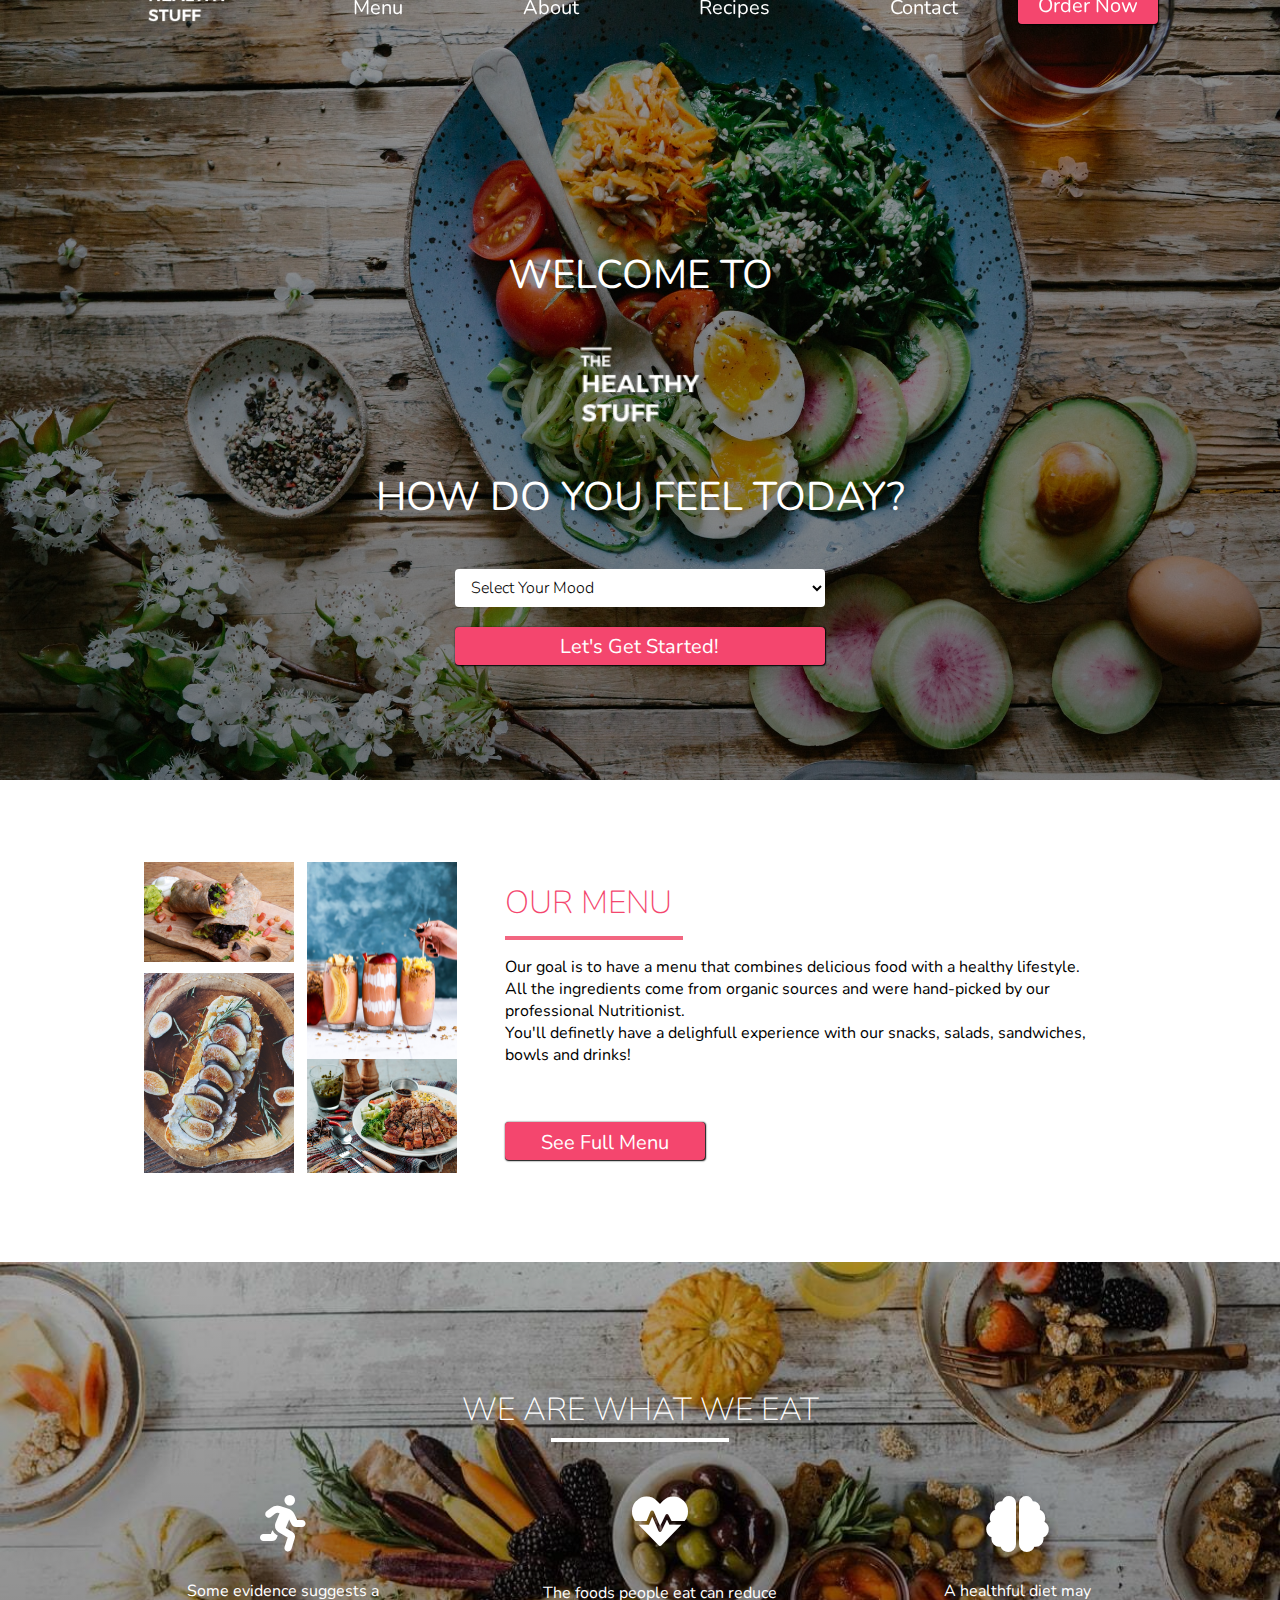
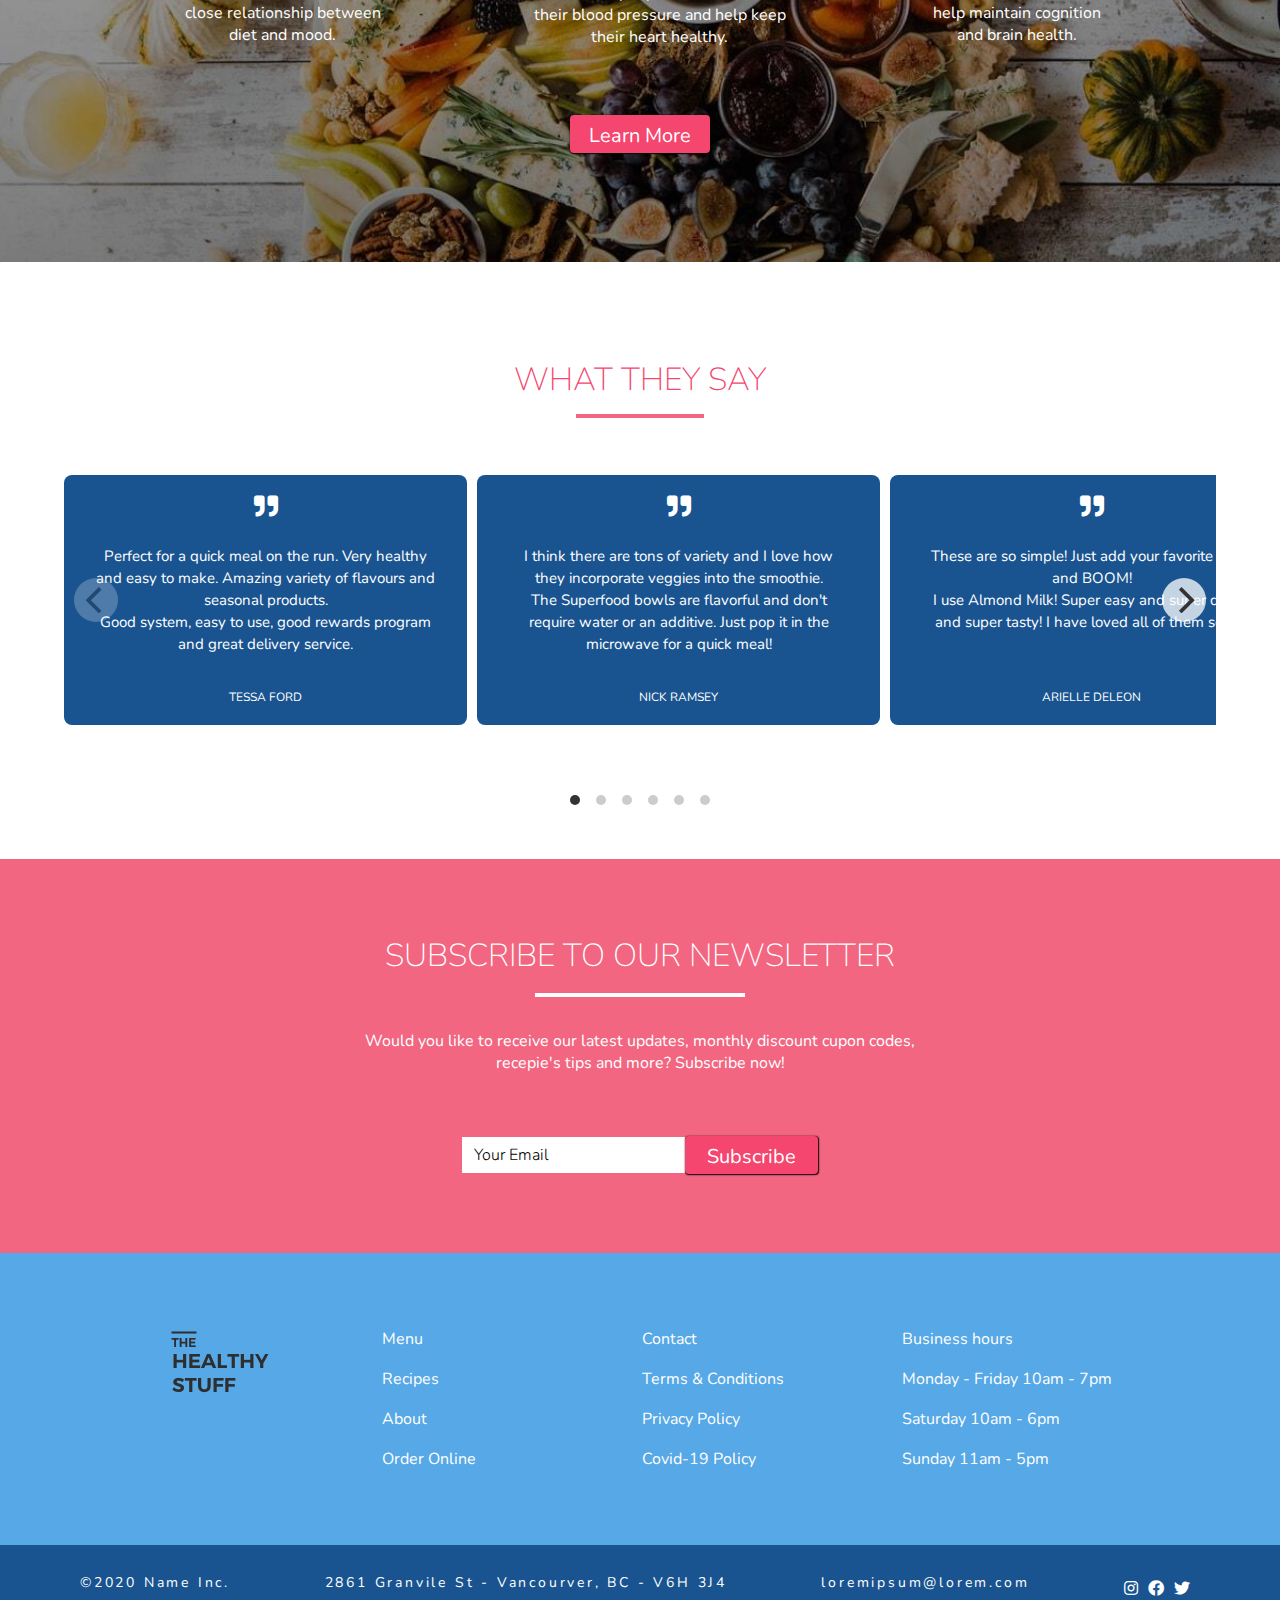
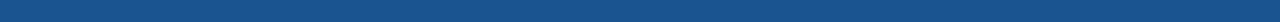
<file: index.html>
<!DOCTYPE html>
<html>
<head>
  <title>The Healthy Stuff - Home</title>
  <meta name="keywords" content="index, home, healthy, food">
  <meta name="description" content="Welcome to The Healthy Stuff restaurant. Because what you eat is what you are, we have a bunch of really healthy ">
  <meta name="author" content="Group 5">
  <meta name="viewport" content="width=device-width, initial-scale=1.0">
  <link rel="stylesheet" href="./fontawesome-free-5.12.1-web/css/all.min.css" />
  <link rel="stylesheet" href=".\css\flickity.css" media="screen">
  <link rel="stylesheet" href=".\css\review.css">
  <link rel="stylesheet" href=".\css\styles.css">
  <link href="https://use.fontawesome.com/releases/v5.6.1/css/all.css" rel="stylesheet">
  <script src="https://code.jquery.com/jquery-3.3.1.min.js"></script>
  <script type="text/javascript" src="js/header.js"></script>
  <script type="text/javascript" src="js/script.js"></script>

  <style>
    .section-food {
      display: flex;
      flex-direction: column;
      align-content: center;
      justify-content: space-between;
    }

    .menu-submenu {
      text-transform: uppercase;
      display: flex;
      margin: 20px 20%;
      flex-direction: row;
      align-content: center;
      justify-content: space-between;
      list-style-type: none;
    }

    .menu-submenu a:hover {
      text-decoration: underline;
    }

    .section-food a {
      text-decoration: none;
      color: black;
    }

    .menu-filter {
      margin: 0px 23%;
    }

    .collapsible {
      background-color: white;
      color: black;
      cursor: pointer;
      padding: 0px 0px 12px 0px;
      width: 100%;
      border: none;
      text-align: left;
      outline: none;
      font-size: 15px;
    }

    .active,
    .collapsible:hover {
      text-decoration: underline;
    }

    .content {
      padding: 0 18px;
      display: none;
      overflow: hidden;
      background-color: white;

    }

    .content ul {
      display: flex;
      justify-content: space-between;
    }

    .content ul li {
      display: flex;
      margin: 5px 0;
      flex-direction: row;
      align-content: flex-start;
      justify-content: space-between;

    }

    .content a:hover {
      text-decoration: underline;
    }
  </style>
  </head>

  <body>
    <div class="wrapper">
      <header class="menu-hero" id="index-hero">
        <nav class="filter-name main-nav">

          <div class="header">
            <h2 class="mobile-logo"><a href="index.html" class="mobile-logo"><img src="./images/Logo - black.png" alt="logo" class="mobile-logo"></a></h2>
            <input class="menu-btn" type="checkbox" id="menu-btn" />
            <label class="menu-icon" for="menu-btn"><span class="navicon"></span></label>
            <ul class="menu">
              <li class="logo-desk"><a href="index.html" target="_blank"><img src="./images/Logo - white.png" alt="logo"></a></li>
              <li class="nav-pages"><a href="menu.html">Menu</a></li>
              <li class="nav-pages"><a href="about.html">About</a></li>
              <li class="nav-pages"><a href="recipe.html">Recipes</a></li>
              <li class="nav-pages"><a href="contact.html">Contact</a></li>
              <li id="order" href="#order" class="button">Order Now</li>
            </ul>
          </div>
          </ul>
        </nav>


        <div class="index-hero-center" style="margin-top: 80px;">
          <div class="index-hero-content">
            <p class="heading">Welcome to</p>
            <div class="index-hero-logo">
              <img src="./images/Logo - white.png" alt="logo" />
            </div>
            <p class="heading">how do you feel today?</p>

            <div class="hero-select">
              <select name="mood" id="mood" class="form-control">
                <option value="" disable selectd>Select your mood</option>
                <option value="happy">Happy</option>
                <option value="stressed">Stressed</option>
                <option value="tired">Tired</option>
                <option value="craving">Craving</option>
                <option value="detox">Detox</option>
                <option value="fit">Fit</option>
              </select>
              <input class="button" type="submit" value="Let's Get Started!">
            </div>
          </div>
        </div>
      </nav>
    </header>


  </div>
  </div>
  <!-- end of hero section -->
  </nav>
  </header>
  <!-- end of header  -->

  <!-- menu section -->
  <section class="section" id="menu">

    <div class="menu-content">


      <div class="menu-center">
        <div class="menu-imgs" id="menu-imgs">
          <div id="img1"> <img src="./images/wrap.jpg" alt="menu-img-1" class="menu-img" /> </div>
          <div id="img2"> <img src="./images/toast.jpeg" alt="menu-img-2" class="menu-img" /> </div>
          <div id="img3"> <img src="./images/smoothies.jpg" alt="menu-img-3" class="menu-img" /> </div>
          <div id="img4"> <img src="./images/steak.jpg" alt="menu-img-4" class="menu-img" /> </div>

        </div>

        <div class="menu-info">
          <h2>Our menu</h2>
          <hr>
          <p>
              Our goal is to have a menu that combines delicious food with a healthy lifestyle.<br />
              All the ingredients come from organic sources and were hand-picked by our professional Nutritionist. <br />
              You'll definetly have a delighfull experience with our snacks, salads, sandwiches, bowls and drinks!
            </p>
          <button class="button"><a href="./menu.html">See full menu</a></button>
        </div>
      </div>
    </div>
  </section>
  <!-- end of menu section -->

  <!-- about -->
  <section class="section about" id="about">
    <div class="section-title">
      <h2>We are what we eat</h2>
      <hr>
    </div>

    <div class="section-center about-center">

      <div class="about-card">
        <!-- <img src="./images/Logo – white.png" alt="about-img-1" class="about-img" /> -->
        <i class="fas fa-running icons"></i>
        <p>
            Some evidence suggests a close relationship between diet and mood.
          </p>
      </div>

      <div class="about-card">
        <!-- <img src="./images/Logo – white.png" alt="about-img-1" class="about-img" /> -->
        <i class="fas fa-heartbeat icons"></i>
        <p>
            The foods people eat can reduce their blood pressure and help keep their heart healthy.
          </p>
      </div>

      <div class="about-card">
        <!-- <img src="./images/Logo – white.png" alt="about-img-1" class="about-img" /> -->
        <i class="fas fa-brain icons"></i>
        <p>
              A healthful diet may help maintain cognition and brain health.
          </p>
      </div>


    </div>

    <button class="button"><a href="./about.html">Learn more</a></button>

  </section>
  <!-- end of about -->

  <!-- review -->
  <section class="section review" id="review">

    <div id="section-title">
      <h2>What they say</h2>
      <hr>
    </div>

    <div class="section-center review-center">

      <div class="main-gallery js-flickity" data-flickity-options='{ "cellAlign": "center", "contain": true }'>
        <div class="gallery-cell">
          <div class="review-card">
            <quote>
              <span><i class="fas fa-quote-right"></i></span><br><br>Perfect for a quick meal on the run. Very healthy and easy to make. Amazing variety of flavours and seasonal products.<br /> Good system, easy to use, good rewards program and great delivery service.
            </quote>
            <br />
            <br />
            <p class="caption">Tessa Ford</p>
          </div>
        </div>

        <div class="gallery-cell">
          <div class="review-card">
            <quote>
              <span><i class="fas fa-quote-right"></i></span><br><br>I think there are tons of variety and I love how they incorporate veggies into the smoothie.<br /> The Superfood bowls are flavorful and don't require water or an additive. Just pop it in the microwave for a quick meal!
            </quote>
            <br />
            <br />
            <p>Nick Ramsey</p>
          </div>

        </div>

        <div class="gallery-cell">
          <div class="review-card">
            <quote>
              <span><i class="fas fa-quote-right"></i></span><br><br>These are so simple! Just add your favorite liquid and BOOM!<br /> I use Almond Milk! Super easy and super delish and super tasty! I have loved all of them so far!
            </quote>
            <br />
            <br />
            <br />
            <p>Arielle Deleon</p>
          </div>

        </div>

        <div class="gallery-cell">
          <div class="review-card">
            <quote>
              <span><i class="fas fa-quote-right"></i></span><br><br>From the moment you arrive in this place they give you a comfortable feeling.<br /> Very warm waiters, it is a nice place to pass time with friends or with your date. yummy food, experienced chief cook and stuff, honest price and nice service. Highly recommended.
            </quote>
            <br />
            <p>Georgie Leigh</p>
          </div>

        </div>

        <div class="gallery-cell">
          <div class="review-card">
            <quote>
              <span><i class="fas fa-quote-right"></i></span><br><br>Everything here is delicious.
              I would recommend the hosin wrap for people trying to the first time.
            </quote>
            <br />
            <br />
            <br />
            <br />
            <p>Tobey Hudson</p>
          </div>

        </div>

        <div class="gallery-cell">
          <div class="review-card">
            <quote>
              <span><i class="fas fa-quote-right"></i></span><br><br>Great salads and veggie and gluten free options. <br />Friendly staff.
            </quote>
            <br />
            <br />
            <br />
            <br />
            <p>Talia Spencer</p>
          </div>

        </div>

      </div>

    </div>
    </div>
  </section>
  <!-- end of review -->

  <!-- contact  -->
  <section class="section contact" id="contact">
    <div class="section-center contact-center">

      <article class="contact-title">
        <h2>Subscribe to our newsletter</h2>
        <hr>
        <p>Would you like to receive our latest updates, monthly discount cupon codes, recepie's tips and more? Subscribe now!</p>
      </article>

      <form class="contact-form">
        <input type="email" name="email" class="form-control" placeholder="your email" />
        <button type="submit" class="button">subscribe</button>
      </form>

    </div>
  </section>
  <!-- end of contact  -->




  <!-- footer -->
  <footer>
    <div class="foot-wrap">
      <div class="menu-logo">
        <img src="images/Logo - black.png" alt="logo">
      </div>
      <div class="menu-left">
        <ul class="foot-left">
          <li><a href="menu.html">Menu</a></li>
          <li><a href="recipe.html">Recipes</a></li>
          <li><a href="about.html">About</a></li>
          <li><a href="recipe.html">Order Online</a></li>
        </ul>
      </div>
      <div class="menu-centers">
        <ul class="foot-center">
          <li><a href="contact.html">Contact</a></li>
          <li><a href="#">Terms & Conditions</a></li>
          <li><a href="#">Privacy Policy</a></li>
          <li><a href="#">Covid-19 Policy</a></li>
        </ul>
      </div>
      <div class="menu-right">
        <ul class="foot-right">
          <li><a href="#">Business hours</a></li>
          <li><a href="#">Monday - Friday 10am - 7pm</a></li>
          <li><a href="#">Saturday 10am - 6pm</a></li>
          <li><a href="#">Sunday 11am - 5pm</a></li>
        </ul>
      </div>
      <footer class="footer">
        <div class="footer__wrap">
          <div class="footer__cr">&copy;2020 Name Inc.</div>
          <div class="footer__cr">2861 Granvile St - Vancourver, BC - V6H 3J4</div>
          <div class="footer__cr">loremipsum@lorem.com</div>
          <ul class="sns-icon">
            <p><i class="fab fa-instagram"></i></p>
            <p><i class="fab fa-facebook"></i></p>
            <p><i class="fab fa-twitter"></i></p>
          </ul>
        </div>
      </footer>
    </div>
  </footer>
</body>
<script src=".\js\flickity.pkgd.min.js"></script>

</html>
</file>
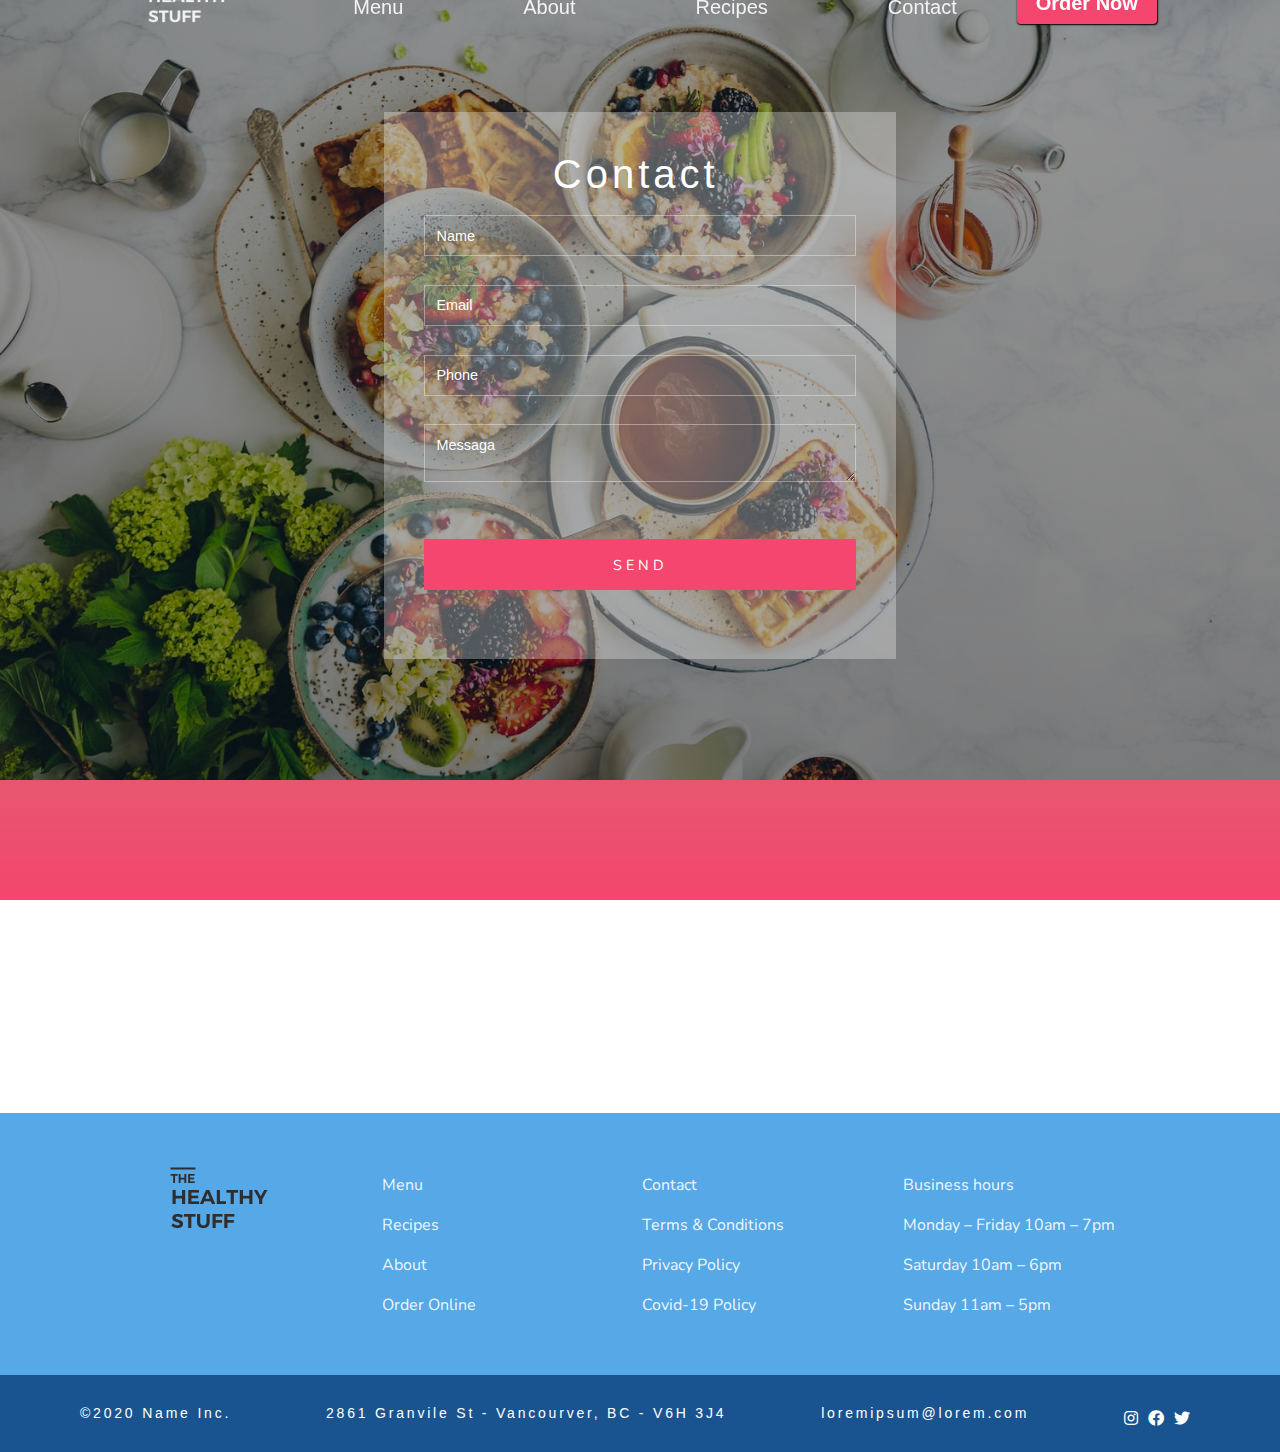
<file: contact.html>
<!DOCTYPE html>
<html>
<head>
  <meta charset="utf-8">
  <meta http-equiv="X-UA-Compatible" content="IE=edge">
  <meta name="viewport" content="width=device-width, initial-scale=1">
  <title>Contant</title>
  <meta name="description" content="Any question? Don't be afraid to contact us!">
  <meta name="keywords" content="contact, form, healthy stuff">
  <meta name="author" content="Group 5">
  <link href="https://fonts.googleapis.com/css?family=Quicksand" rel="stylesheet">
  <link href="https://use.fontawesome.com/releases/v5.6.1/css/all.css" rel="stylesheet">
  <link rel="stylesheet" href="css/form.css">
  <link rel="stylesheet" href=".\css\review.css">
  <link rel="stylesheet" href=".\css\styles.css">
  <link rel="stylesheet" href="css/contact.css">

  <script src="https://code.jquery.com/jquery-3.3.1.min.js"></script>
  <script type="text/javascript" src="js/header.js"></script>
  <style>
    .section-food {
      display: flex;
      flex-direction: column;
      align-content: center;
      justify-content: space-between;
    }

    .menu-submenu {
      text-transform: uppercase;
      display: flex;
      margin: 20px 20%;
      flex-direction: row;
      align-content: center;
      justify-content: space-between;
      list-style-type: none;
    }

    .menu-submenu a:hover {
      text-decoration: underline;
    }

    .section-food a {
      text-decoration: none;
      color: black;
    }

    .menu-filter {
      margin: 0px 23%;
    }

    .collapsible {
      background-color: white;
      color: black;
      cursor: pointer;
      padding: 0px 0px 12px 0px;
      width: 100%;
      border: none;
      text-align: left;
      outline: none;
      font-size: 15px;
    }

    .active,
    .collapsible:hover {
      text-decoration: underline;
    }

    .content {
      padding: 0 18px;
      display: none;
      overflow: hidden;
      background-color: white;

    }

    .content ul {
      display: flex;
      justify-content: space-between;
    }

    .content ul li {
      display: flex;
      margin: 5px 0;
      flex-direction: row;
      align-content: flex-start;
      justify-content: space-between;

    }

    .content a:hover {
      text-decoration: underline;
    }
  </style>
</head>

<body>
  <div class="wrapper">
    <header class="menu-hero">
      <nav class="filter-name main-nav">

        <div class="header">
          <h2 class="mobile-logo"><a  href="index.html" target="_blank" class="mobile-logo "><img src="./images/Logo - black.png" alt="logo" class="mobile-logo"></a></h2>
          <input class="menu-btn" type="checkbox" id="menu-btn" />
          <label class="menu-icon" for="menu-btn"><span class="navicon"></span></label>
          <ul class="menu">
            <li class="logo-desk"><a href="index.html" target="_blank"><img src="./images/Logo - white.png" alt="logo"></a></li>
            <li class="nav-pages"><a href="menu.html">Menu</a></li>
            <li class="nav-pages"><a href="about.html">About</a></li>
            <li class="nav-pages"><a href="recipe.html">Recipes</a></li>
            <li class="nav-pages"><a href="contact.html">Contact</a></li>
            <li id="order" href="#order" class="button">Order Now</li>
          </ul>
        </div>
        </ul>
      </nav>
          <div class="main-w3layouts wrapper">
            <div class="main-agileinfo">
              <div class="agileits-top">
                <h2 style="margin-left: 18%;">Contact</h2>
                <br>
                <form action="#" method="post">
                  <input class="text" type="text" name="Username" placeholder="Name" required="">
                  <input class="text email" type="email" name="email" placeholder="Email" required="">
                  <input class="text" type="phone" name="phone" placeholder="Phone" required="">
                  <textarea class="text w3lpass" type="message" name="Messagae" placeholder="Messaga" required=""></textarea>
                  <input type="submit" value="SEND">
                </form>
              </div>
            </div>
          </div>
    </header>
  </div>


  <div class="GoogleMap">
    <iframe src="https://www.google.com/maps/embed?pb=!1m18!1m12!1m3!1d20820.663439700038!2d-123.13077783049462!3d49.28429760879319!2m3!1f0!2f0!3f0!3m2!1i1024!2i768!4f13.1!3m3!1m2!1s0x0%3A0xa8d10bdb2ca1c083!2sVancouver%20Institute%20of%20Media%20Arts%20(VanArts)!5e0!3m2!1sja!2sca!4v1608147466850!5m2!1sja!2sca" width="100%" height="auto" frameborder="0" style="border:0;" allowfullscreen="true" aria-hidden="false" tabindex="0"></iframe>
  </div>
  <footer>
    <div class="foot-wrap">
      <div class="menu-logo">
        <img src="images/Logo - black.png" alt="logo">
      </div>
      <div class="menu-left">
        <ul class="foot-left">
          <li><a href="menu.html">Menu</a></li>
          <li><a href="recipe.html">Recipes</a></li>
          <li><a href="about.html">About</a></li>
          <li><a href="recipe.html">Order Online</a></li>
        </ul>
      </div>
      <div class="menu-center">
        <ul class="foot-center">
          <li><a href="contact.html">Contact</a></li>
          <li><a href="#">Terms & Conditions</a></li>
          <li><a href="#">Privacy Policy</a></li>
          <li><a href="#">Covid-19 Policy</a></li>
        </ul>
      </div>
      <div class="menu-right">
        <ul class="foot-right">
          <li><a href="#">Business hours</a></li>
          <li><a href="#">Monday – Friday 10am – 7pm</a></li>
          <li><a href="#">Saturday 10am – 6pm</a></li>
          <li><a href="#">Sunday 11am – 5pm</a></li>
        </ul>
      </div>
      <footer class="footer">
        <div class="footer__wrap">
          <div class="footer__cr">&copy;2020 Name Inc.</div>
          <div class="footer__cr">2861 Granvile St - Vancourver, BC - V6H 3J4</div>
          <div class="footer__cr">loremipsum@lorem.com</div>
          <ul class="sns-icon">
            <p><i class="fab fa-instagram"></i></p>
            <p><i class="fab fa-facebook"></i></p>
            <p><i class="fab fa-twitter"></i></p>
          </ul>
        </div>
      </footer>
    </div>
  </footer>

</body>
</html>
</file>
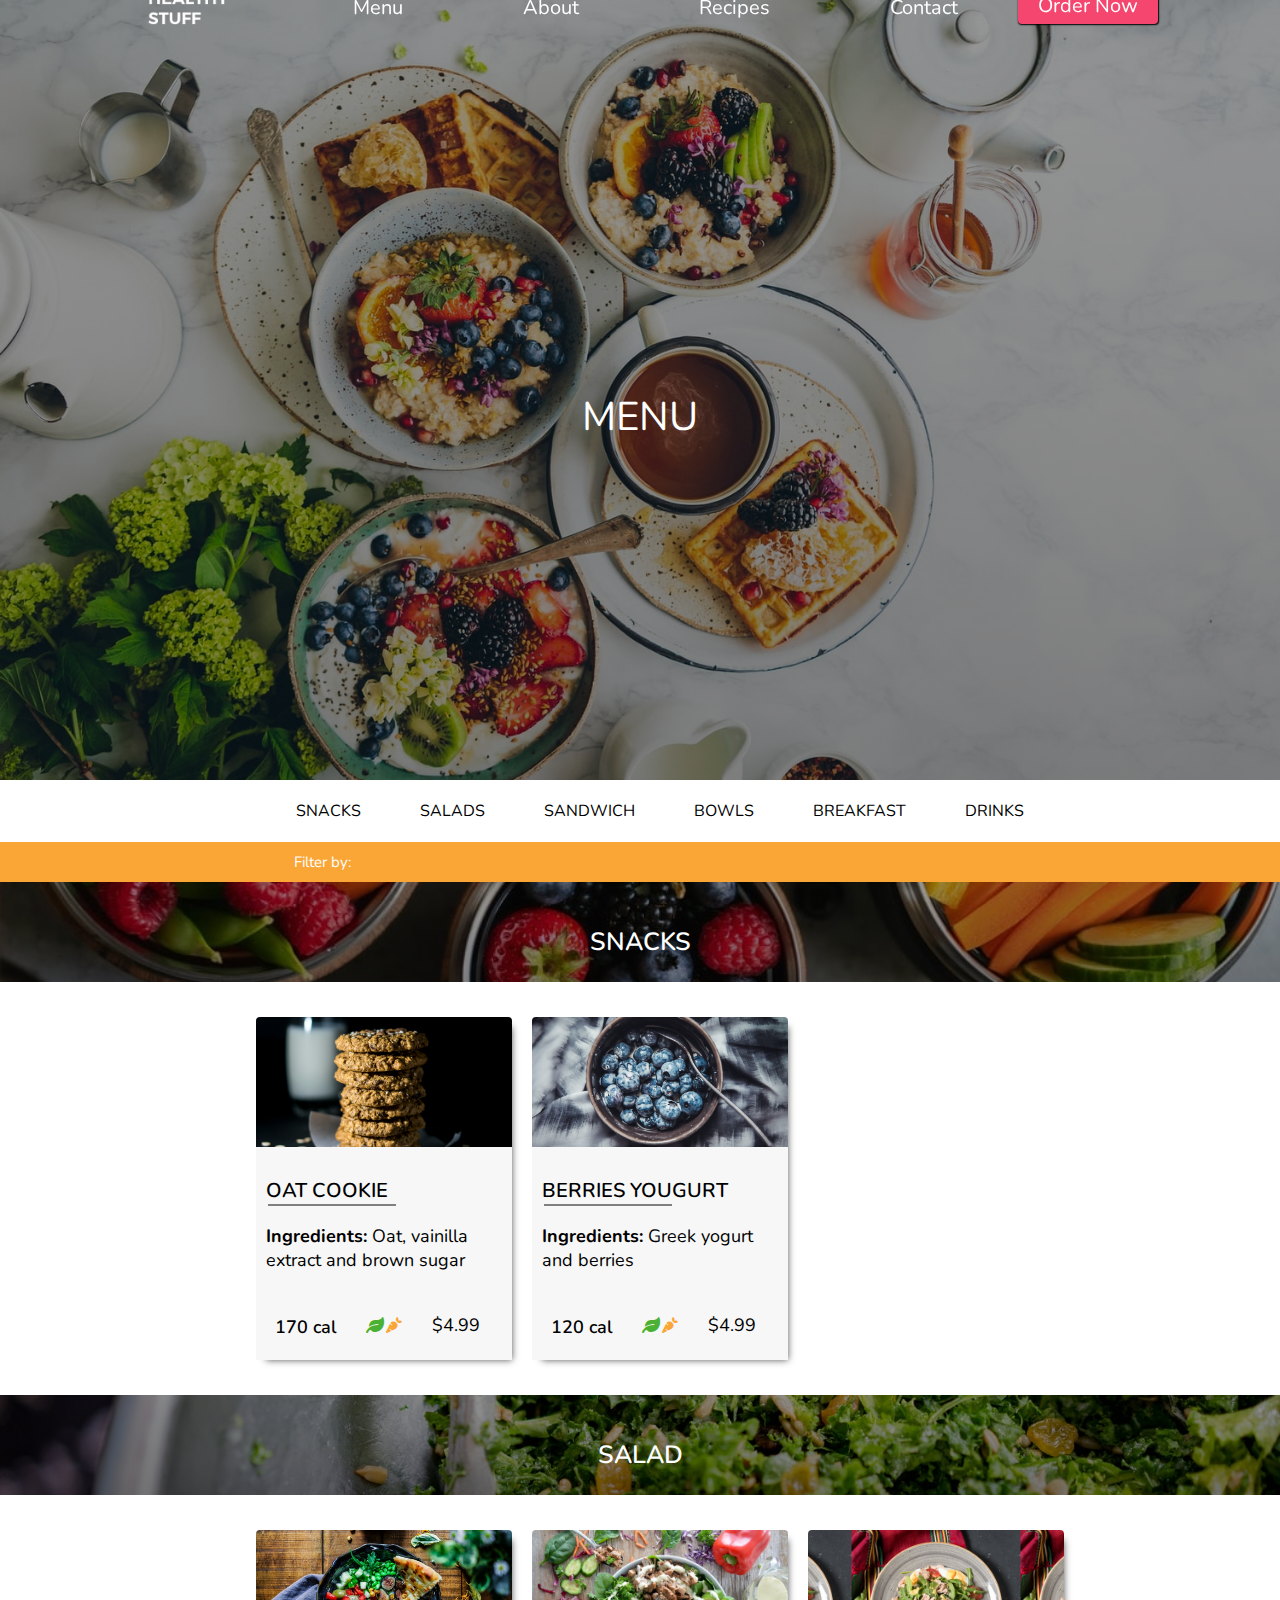
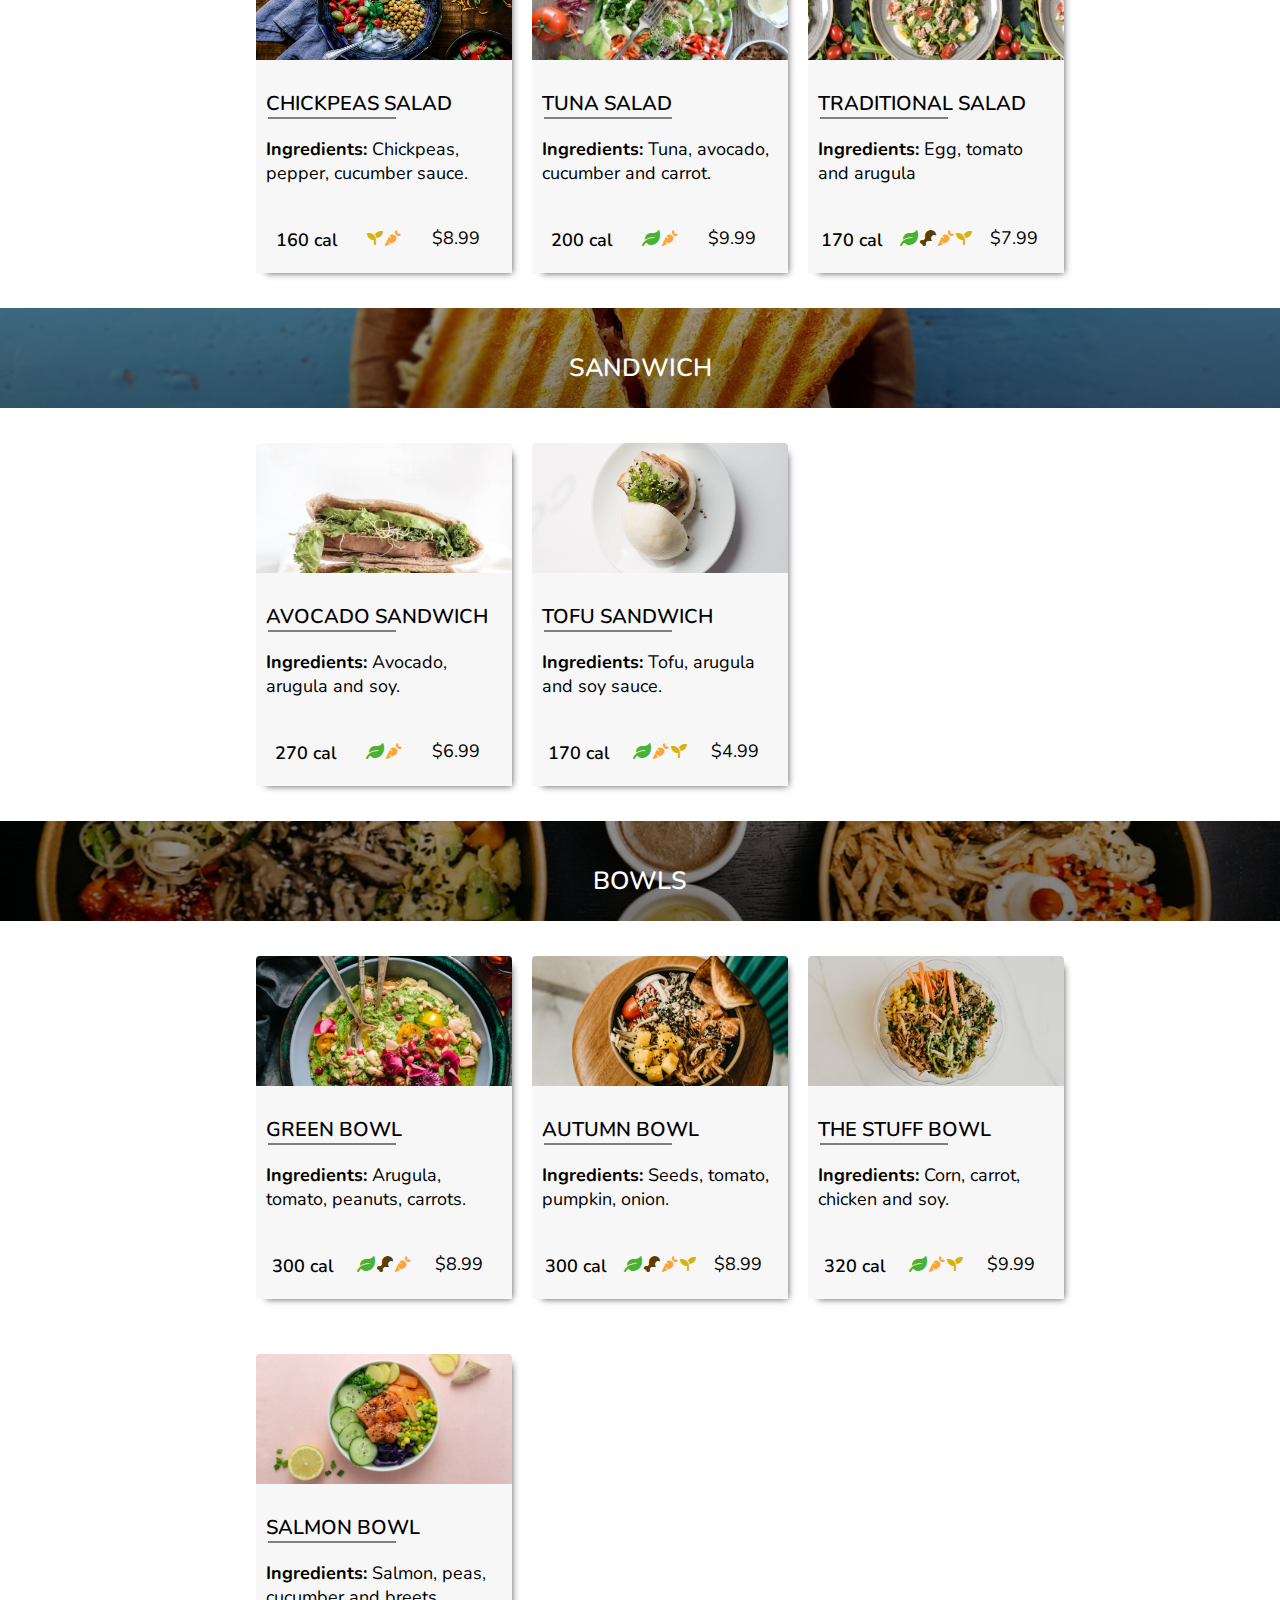
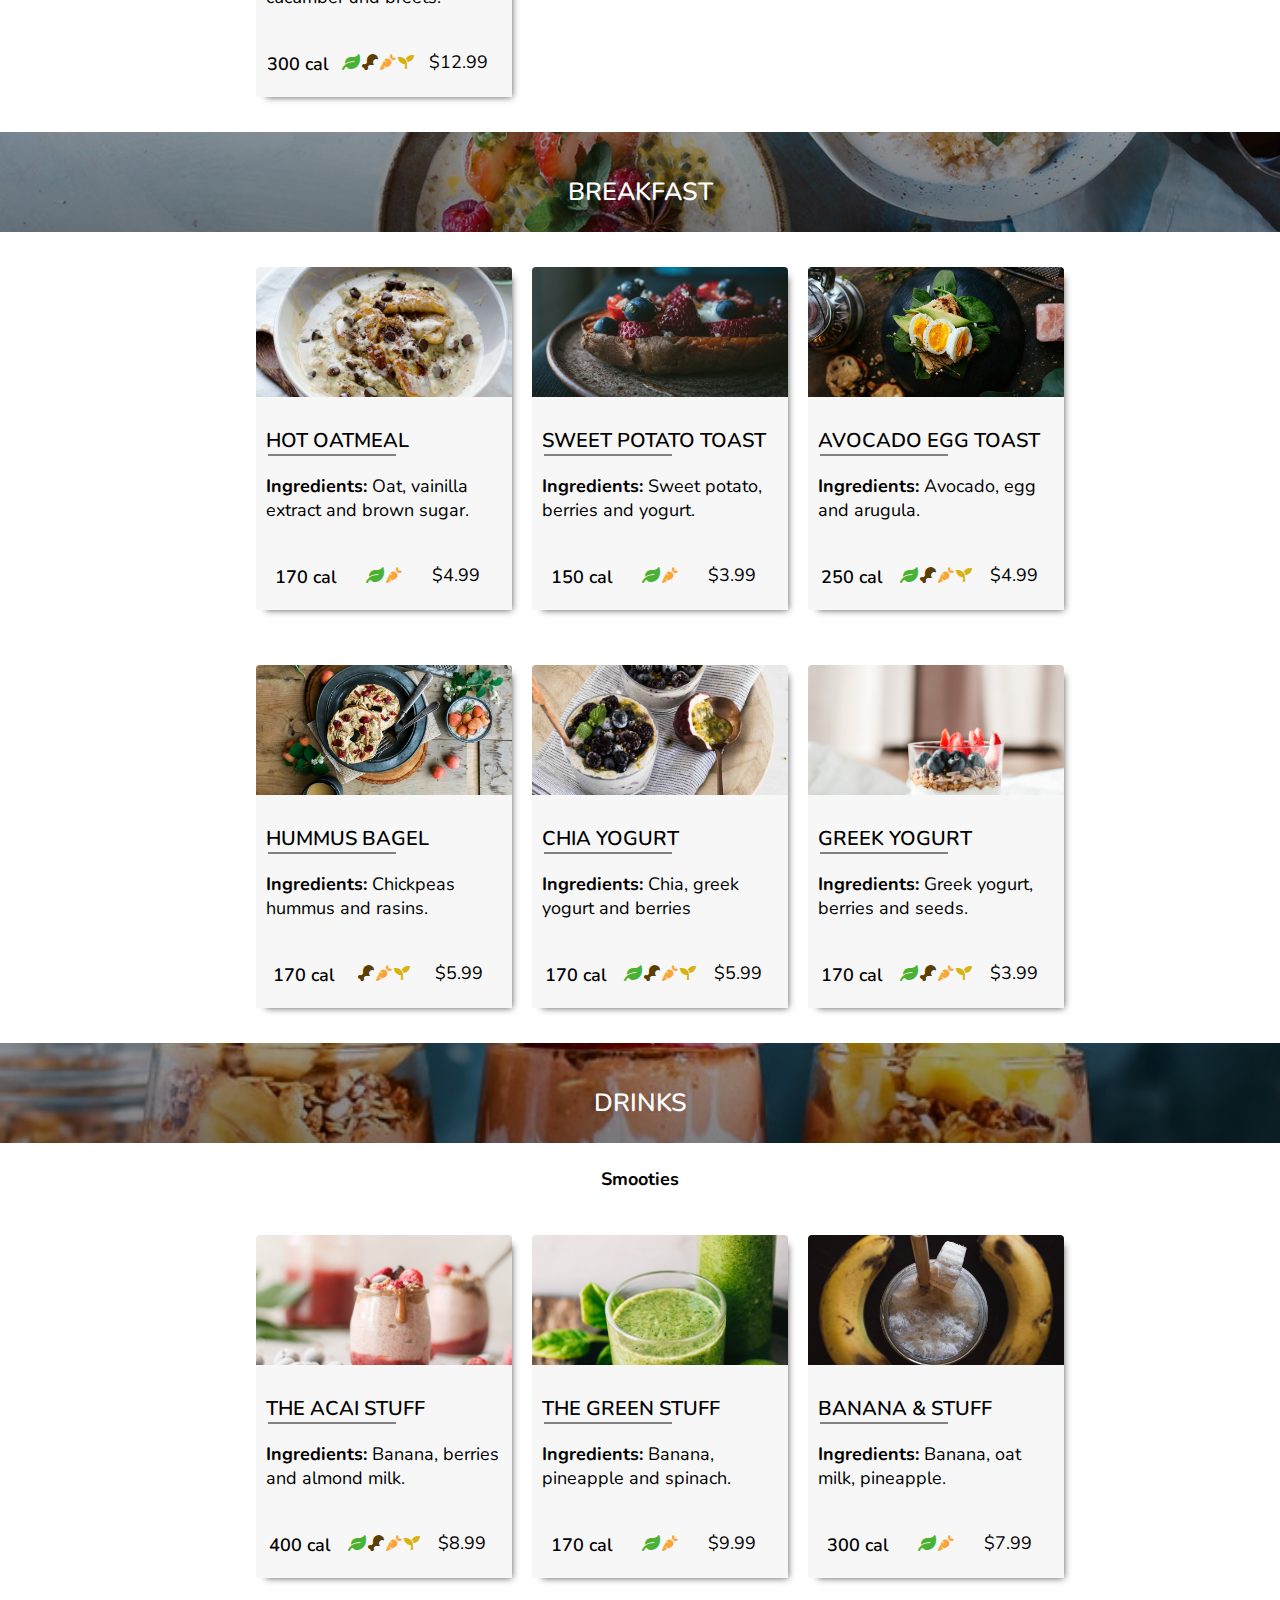
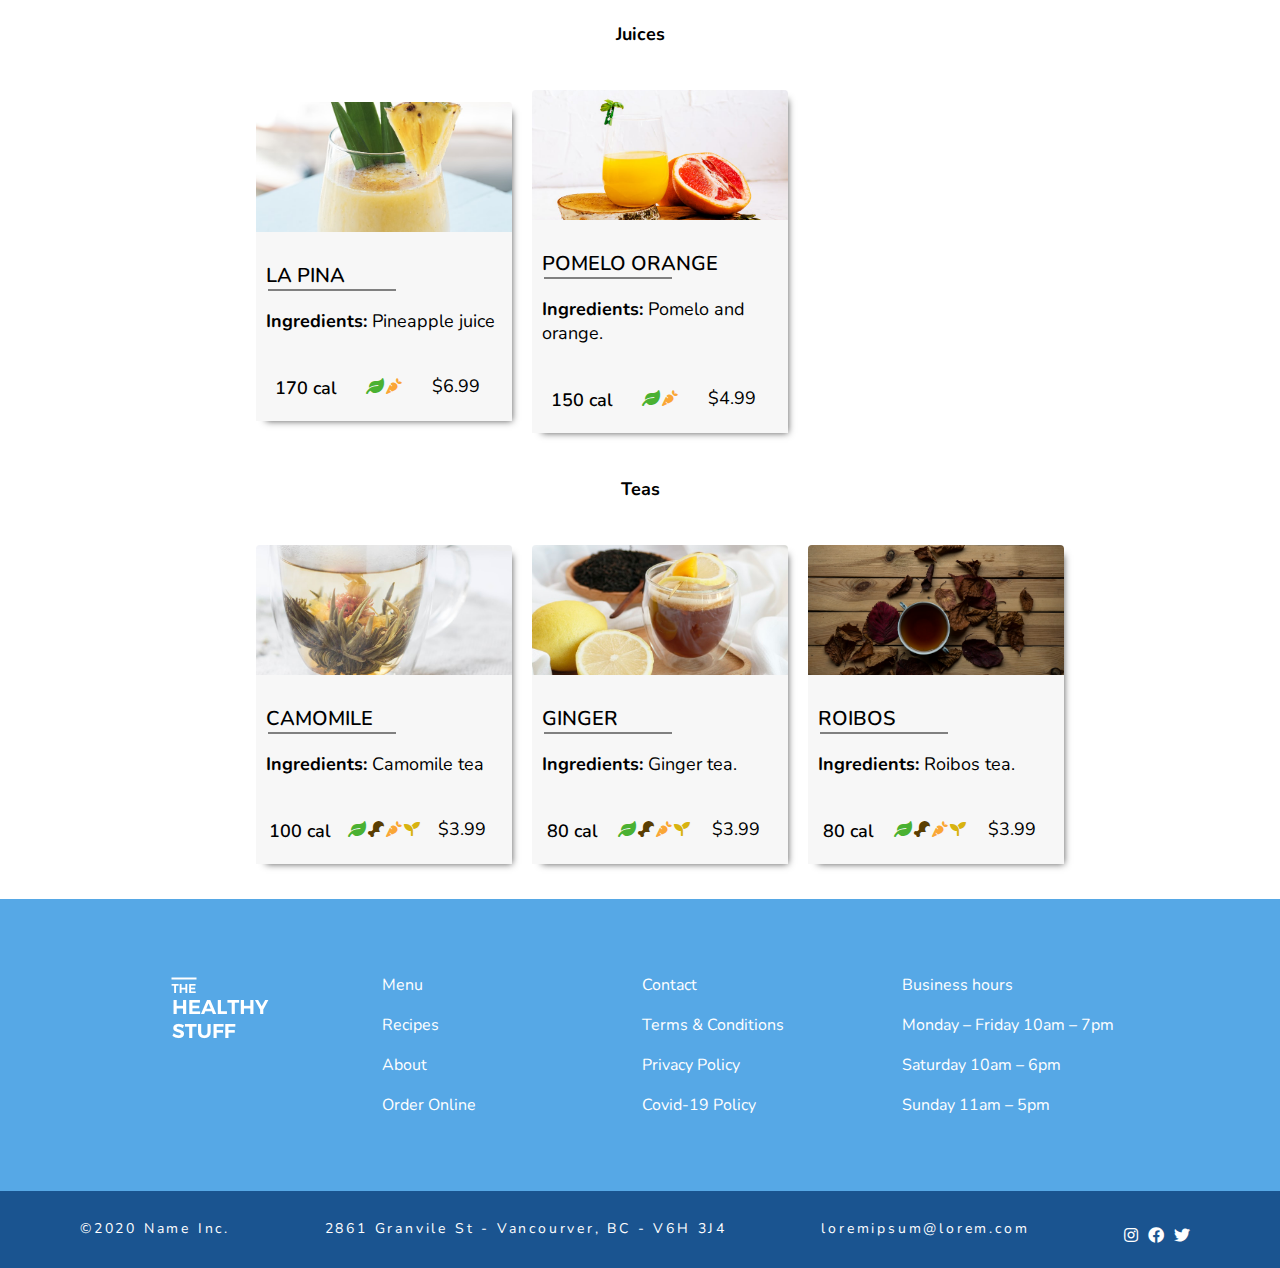
<file: menu.html>
<head>
    <title>Menu</title>
    <meta charset="UTF-8">
    <meta name="description" content="Menu with drinks and food">
    <meta name="keywords" content="menu, diet, healthy, food">
    <meta name="author" content="Group 5">
    <meta name="viewport" content="width=device-width, initial-scale=1.0">
    <link rel="stylesheet" href="./fontawesome-free-5.12.1-web/css/all.min.css"/>
    <link rel="stylesheet" href=".\css\flickity.css" media="screen">
    <link rel="stylesheet" href=".\css\review.css">
    <link rel="stylesheet" href=".\css\styles.css">

    <link href="https://use.fontawesome.com/releases/v5.6.1/css/all.css" rel="stylesheet">
    <script src="https://code.jquery.com/jquery-3.3.1.min.js"></script>
    <script type="text/javascript" src="js/header.js"></script>
    <script type="text/javascript" src="js/script.js"></script>

    

</head>
<body>
    <div class="wrapper">
        <header class="menu-hero" >
            <nav class="filter-name main-nav">
                    <div class="header">
                        <h2 class="mobile-logo"><a  href="index.html" target="_blank" class="mobile-logo "><img src="./images/Logo - black.png" alt="logo" class="mobile-logo"></a></h2>
                        <input class="menu-btn" type="checkbox" id="menu-btn" />
                        <label class="menu-icon" for="menu-btn"><span class="navicon"></span></label>
                        <ul class="menu">
                          <li class="logo-desk"><a href="index.html" target="_blank"><img src="./images/Logo - white.png" alt="logo"></a></li>
                          <li class="nav-pages"><a href="menu.html">Menu</a></li>
                          <li class="nav-pages"><a href="about.html">About</a></li>
                          <li class="nav-pages"><a href="recipe.html">Recipes</a></li>
                          <li class="nav-pages"><a href="contact.html">Contact</a></li>
                          <li id="order" href="#order" class="button">Order Now</li>
                        </ul>
                    </div>


                <h1 class="heading">Menu</h1>
            </nav>
        </header>
    </div>
    <button onclick="topFunction()" id="myBtn" title="Go to top"><i class="fas fa-long-arrow-alt-up"></i></button>
        <section class="section-food">
            <ul class="menu-submenu">
                <li><a href="#snacks">Snacks</a></li>
                <li><a href="#salads">Salads</a></li>
                <li><a href="#sandwich">Sandwich</a></li>
                <li><a href="#bowls">Bowls</a></li>
                <li><a href="#breakfast">Breakfast</a></li>
                <li><a href="#drinks">Drinks</a></li>
            </ul>
            <div class="menu-filter-all">
                <div class="menu-filter">
                    <button type="button" class="collapsible body-text">Filter by:</button>
                    <div class="content">
                        <ul class="menu-diet">
                            <li><b>Diet:</b></li>
                            <li><a href="#"><i class="fas fa-leaf"></i> Keto</a></li>
                            <li><a href="#"><i class="fas fa-drumstick-bite"></i> Paleo</a></li>
                            <li><a href="#"><i class="fas fa-carrot"></i> Vegetarian</a></li>
                            <li><a href="#"><i class="fas fa-seedling"></i> Gluten-free</a></li>
                        </ul>
                        <ul class="menu-mood">
                            <li><b>Mood:</b></li>
                            <li><a href="#">Happy</a></li>
                            <li><a href="#">Stressed</a></li>
                            <li><a href="#">Tired</a></li>
                            <li><a href="#">Craving</a></li>
                            <li><a href="#">Detox</a></li>
                            <li><a href="#">Fit</a></li>
                        </ul>
                        <ul class="menu-sort">
                            <li><b>Sort by:</b></li>
                            <li><a href="#">Price(low-high)</a></li>
                            <li><a href="#">Price(high-low)</a></li>
                            <li><a href="#">Newest</a></li>
                            <li><a href="#">Popular</a></li>
                        </ul>
                    </div>
            </div>
        </div>
        </section>
        <div class="menu-food-content">
            <section id="snacks">
                <div class="snacks-header">
                    <p class="menu-section">Snacks</p>
                </div>

                <div class="snacks-content">
                    <div class="food-card">
                        <div class="snack-card-img-cont" id="snack1"></div>
                        <div class="snack-card-cont">
                            <p class="food-name">Oat Cookie</p>
                            <hr>
                            <p class="body-text"><b>Ingredients:</b> Oat, vainilla extract and brown sugar</p>
                        <div class="food-card-bottom">
                            <p class="body-text cal">170 cal</p>
                            <div class="filter-icon">
                                <i class="fas fa-leaf keto"></i>
                                <i class="fas fa-carrot veggie"></i>
                            </div>
                            <p class="body-text food-price">$4.99</p>
                        </div>
                    </div>
                    </div>
                    <div class="food-card">
                        <div class="snack-card-img-cont" id="snack2"></div>
                        <div class="snack-card-cont">
                            <p class="food-name">Berries Yougurt</p>
                            <hr>
                            <p class="body-text"><b>Ingredients:</b> Greek yogurt and berries</p>

                        <div class="food-card-bottom">
                            <p class="body-text cal">120 cal</p>
                            <div class="filter-icon">
                                <i class="fas fa-leaf keto"></i>
                                <i class="fas fa-carrot veggie"></i>
                            </div>
                            <p class="body-text food-price">$4.99</p>
                        </div>
                    </div>
                </div>
                </div>
            </section>

            <section id="salads">
                <div class="salads-header">
                    <p class="menu-section">Salad</p>
                </div>

                <div class="snacks-content">
                    <div class="food-card">
                        <div class="snack-card-img-cont" id="salad1"></div>
                        <div class="snack-card-cont">
                            <p class="food-name">Chickpeas Salad</p>
                            <hr>
                            <p class="body-text"><b>Ingredients:</b> Chickpeas, pepper, cucumber sauce.</p>

                        <div class="food-card-bottom">
                            <p class="body-text cal">160 cal</p>
                            <div class="filter-icon">
                                <i class="fas fa-seedling gluten"></i>
                                <i class="fas fa-carrot veggie"></i>
                            </div>
                            <p class="body-text food-price">$8.99</p>
                        </div>
                    </div>
                </div>

                <div class="food-card">
                    <div class="snack-card-img-cont" id="salad3"></div>
                    <div class="snack-card-cont">
                        <p class="food-name">Tuna Salad</p>
                        <hr>
                        <p class="body-text"><b>Ingredients:</b> Tuna, avocado, cucumber and carrot.</p>

                    <div class="food-card-bottom">
                        <p class="body-text cal">200 cal</p>
                        <div class="filter-icon">
                            <i class="fas fa-leaf keto"></i>
                            <i class="fas fa-carrot veggie"></i>
                        </div>
                        <p class="body-text food-price">$9.99</p>
                    </div>
                </div>
            </div>
                    <div class="food-card">
                        <div class="snack-card-img-cont" id="salad2"></div>
                        <div class="snack-card-cont">
                            <p class="food-name">Traditional Salad</p>
                            <hr>
                            <p class="body-text"><b>Ingredients:</b> Egg, tomato and arugula</p>

                        <div class="food-card-bottom">
                            <p class="body-text cal">170 cal</p>
                            <div class="filter-icon">
                                <i class="fas fa-leaf keto"></i>
                                <i class="fas fa-drumstick-bite paleo"></i>
                                <i class="fas fa-carrot veggie"></i>
                                <i class="fas fa-seedling gluten"></i>
                            </div>
                            <p class="body-text food-price">$7.99</p>
                        </div>
                    </div>
                </div>
                </div>
            </section>

            <section id="sandwich">
                <div class="sandwich-header">
                    <p class="menu-section">Sandwich</p>
                </div>

                <div class="snacks-content">
                    <div class="food-card">
                        <div class="snack-card-img-cont" id="sandwich1"></div>
                        <div class="snack-card-cont">
                            <p class="food-name">Avocado Sandwich</p>
                            <hr>
                            <p class="body-text"><b>Ingredients:</b> Avocado, arugula and soy.</p>

                        <div class="food-card-bottom">
                            <p class="body-text cal">270 cal</p>
                            <div class="filter-icon">
                                <i class="fas fa-leaf keto"></i>
                                <i class="fas fa-carrot veggie"></i>
                            </div>
                            <p class="body-text food-price">$6.99</p>
                        </div>
                    </div>
                </div>

                <div class="food-card">
                    <div class="snack-card-img-cont" id="sandwich2"></div>
                    <div class="snack-card-cont">
                        <p class="food-name">Tofu Sandwich</p>
                        <hr>
                        <p class="body-text"><b>Ingredients:</b> Tofu, arugula and soy sauce.</p>

                    <div class="food-card-bottom">
                        <p class="body-text cal">170 cal</p>
                        <div class="filter-icon">
                            <i class="fas fa-leaf keto"></i>
                            <i class="fas fa-carrot veggie"></i>
                            <i class="fas fa-seedling gluten"></i>
                        </div>
                        <p class="body-text food-price">$4.99</p>
                    </div>
                </div>
            </div>

                </div>
            </section>

            <section id="bowls">
                <div class="bowls-header">
                    <p class="menu-section">Bowls</p>
                </div>

                <div class="snacks-content">
                    <div class="food-card">
                        <div class="snack-card-img-cont" id="bowl1"></div>
                        <div class="snack-card-cont">
                            <p class="food-name">Green Bowl</p>
                            <hr>
                            <p class="body-text"><b>Ingredients:</b> Arugula, tomato, peanuts, carrots.</p>

                        <div class="food-card-bottom">
                            <p class="body-text cal">300 cal</p>
                            <div class="filter-icon">
                                <i class="fas fa-leaf keto"></i>
                                <i class="fas fa-drumstick-bite paleo"></i>
                                <i class="fas fa-carrot veggie"></i>
                            </div>
                            <p class="body-text food-price">$8.99</p>
                        </div>
                    </div>
                </div>

                <div class="food-card">
                    <div class="snack-card-img-cont" id="bowl2"></div>
                    <div class="snack-card-cont">
                        <p class="food-name">Autumn Bowl</p>
                        <hr>
                        <p class="body-text"><b>Ingredients:</b> Seeds, tomato, pumpkin, onion.</p>

                    <div class="food-card-bottom">
                        <p class="body-text cal">300 cal</p>
                        <div class="filter-icon">
                            <i class="fas fa-leaf keto"></i>
                            <i class="fas fa-drumstick-bite paleo"></i>
                            <i class="fas fa-carrot veggie"></i>
                            <i class="fas fa-seedling gluten"></i>
                        </div>
                        <p class="body-text food-price">$8.99</p>
                    </div>
                </div>
            </div>

            
            <div class="food-card">
                <div class="snack-card-img-cont" id="bowl3"></div>
                <div class="snack-card-cont">
                    <p class="food-name">The Stuff Bowl</p>
                    <hr>
                    <p class="body-text"><b>Ingredients:</b> Corn, carrot, chicken and soy.</p>

                <div class="food-card-bottom">
                    <p class="body-text cal">320 cal</p>
                    <div class="filter-icon">
                        <i class="fas fa-leaf keto"></i>
                        <i class="fas fa-carrot veggie"></i>
                        <i class="fas fa-seedling gluten"></i>
                    </div>
                    <p class="body-text food-price">$9.99</p>
                </div>
            </div>
        </div>
    </div>

    <div class="snacks-content">
        <div class="food-card">
            <div class="snack-card-img-cont" id="bowl4"></div>
            <div class="snack-card-cont">
                <p class="food-name">Salmon Bowl</p>
                <hr>
                <p class="body-text"><b>Ingredients:</b> Salmon, peas, cucumber and breets.</p>

            <div class="food-card-bottom">
                <p class="body-text cal">300 cal</p>
                <div class="filter-icon">
                    <i class="fas fa-leaf keto"></i>
                    <i class="fas fa-drumstick-bite paleo"></i>
                    <i class="fas fa-carrot veggie"></i>
                    <i class="fas fa-seedling gluten"></i>
                </div>
                <p class="body-text food-price">$12.99</p>
            </div>
        </div>
    </div>
</div>       
        </section>

        <section id="breakfast">
            <div class="breakfast-header">
                <p class="menu-section">Breakfast</p>
            </div>

            <div class="snacks-content">
                <div class="food-card">
                    <div class="snack-card-img-cont" id="breakfast1"></div>
                    <div class="snack-card-cont">
                        <p class="food-name">Hot Oatmeal</p>
                        <hr>
                        <p class="body-text"><b>Ingredients:</b> Oat, vainilla extract and brown sugar.</p>

                    <div class="food-card-bottom">
                        <p class="body-text cal">170 cal</p>
                        <div class="filter-icon">
                            <i class="fas fa-leaf keto"></i>
                            <i class="fas fa-carrot veggie"></i>
                        </div>
                        <p class="body-text food-price">$4.99</p>
                    </div>
                </div>
            </div>

            <div class="food-card">
                <div class="snack-card-img-cont" id="breakfast2"></div>
                <div class="snack-card-cont">
                    <p class="food-name">Sweet Potato Toast</p>
                    <hr>
                    <p class="body-text"><b>Ingredients:</b> Sweet potato, berries and yogurt.</p>

                <div class="food-card-bottom">
                    <p class="body-text cal">150 cal</p>
                    <div class="filter-icon">
                        <i class="fas fa-leaf keto"></i>
                        <i class="fas fa-carrot veggie"></i>
                    </div>
                    <p class="body-text food-price">$3.99</p>
                </div>
            </div>
        </div>

        <div class="food-card">
            <div class="snack-card-img-cont" id="breakfast3"></div>
            <div class="snack-card-cont">
                <p class="food-name">Avocado Egg Toast</p>
                <hr>
                <p class="body-text"><b>Ingredients:</b> Avocado, egg and arugula.</p>

            <div class="food-card-bottom">
                <p class="body-text cal">250 cal</p>
                <div class="filter-icon">
                    <i class="fas fa-leaf keto"></i>
                    <i class="fas fa-drumstick-bite paleo"></i>
                    <i class="fas fa-carrot veggie"></i>
                    <i class="fas fa-seedling gluten"></i>
                </div>
                <p class="body-text food-price">$4.99</p>
            </div>
        </div>
    </div>

            </div>

            <div class="snacks-content">
                <div class="food-card">
                    <div class="snack-card-img-cont" id="breakfast4"></div>
                    <div class="snack-card-cont">
                        <p class="food-name">Hummus Bagel</p>
                        <hr>
                        <p class="body-text"><b>Ingredients:</b> Chickpeas hummus and rasins.</p>
        
                    <div class="food-card-bottom">
                        <p class="body-text cal">170 cal</p>
                        <div class="filter-icon">
                            <i class="fas fa-drumstick-bite paleo"></i>
                            <i class="fas fa-carrot veggie"></i>
                            <i class="fas fa-seedling gluten"></i>
                        </div>
                        <p class="body-text food-price">$5.99</p>
                    </div>
                </div>
            </div>

            <div class="food-card">
                <div class="snack-card-img-cont" id="breakfast5"></div>
                <div class="snack-card-cont">
                    <p class="food-name">Chia Yogurt</p>
                    <hr>
                    <p class="body-text"><b>Ingredients:</b> Chia, greek yogurt and berries</p>
    
                <div class="food-card-bottom">
                    <p class="body-text cal">170 cal</p>
                    <div class="filter-icon">
                        <i class="fas fa-leaf keto"></i>
                        <i class="fas fa-drumstick-bite paleo"></i>
                        <i class="fas fa-carrot veggie"></i>
                        <i class="fas fa-seedling gluten"></i>
                    </div>
                    <p class="body-text food-price">$5.99</p>
                </div>
            </div>
        </div>

        <div class="food-card">
            <div class="snack-card-img-cont" id="breakfast6"></div>
            <div class="snack-card-cont">
                <p class="food-name">Greek Yogurt</p>
                <hr>
                <p class="body-text"><b>Ingredients:</b> Greek yogurt, berries and seeds.</p>

            <div class="food-card-bottom">
                <p class="body-text cal">170 cal</p>
                <div class="filter-icon">
                    <i class="fas fa-leaf keto"></i>
                    <i class="fas fa-drumstick-bite paleo"></i>
                    <i class="fas fa-carrot veggie"></i>
                    <i class="fas fa-seedling gluten"></i>
                </div>
                <p class="body-text food-price">$3.99</p>
            </div>
        </div>
    </div>

        </div> 

        </section>


        <section id="drinks">
            <div class="drinks-header">
                <p class="menu-section">Drinks</p>
            </div>
            <h4 class="body-text ">Smooties</h4>
            <div class="snacks-content">
                    
                <div class="food-card">
                    <div class="snack-card-img-cont" id="drinks1"></div>
                    <div class="snack-card-cont">
                        <p class="food-name">The Acai Stuff</p>
                        <hr>
                        <p class="body-text"><b>Ingredients:</b> Banana, berries and almond milk.</p>

                    <div class="food-card-bottom">
                        <p class="body-text cal">400 cal</p>
                        <div class="filter-icon">
                            <i class="fas fa-leaf keto"></i>
                            <i class="fas fa-drumstick-bite paleo"></i>
                            <i class="fas fa-carrot veggie"></i>
                            <i class="fas fa-seedling gluten"></i>
                        </div>
                        <p class="body-text food-price">$8.99</p>
                    </div>
                </div>
            </div>

            <div class="food-card">
                <div class="snack-card-img-cont" id="drinks2"></div>
                <div class="snack-card-cont">
                    <p class="food-name">The Green Stuff</p>
                    <hr>
                    <p class="body-text"><b>Ingredients:</b> Banana, pineapple and spinach.</p>

                <div class="food-card-bottom">
                    <p class="body-text cal">170 cal</p>
                    <div class="filter-icon">
                        <i class="fas fa-leaf keto"></i>
                        <i class="fas fa-carrot veggie"></i>
                    </div>
                    <p class="body-text food-price">$9.99</p>
                </div>
            </div>
        </div>

        <div class="food-card">
            <div class="snack-card-img-cont" id="drinks3"></div>
            <div class="snack-card-cont">
                <p class="food-name">Banana & Stuff</p>
                <hr>
                <p class="body-text"><b>Ingredients:</b> Banana, oat milk, pineapple.</p>

            <div class="food-card-bottom">
                <p class="body-text cal">300 cal</p>
                <div class="filter-icon">
                    <i class="fas fa-leaf keto"></i>
                    <i class="fas fa-carrot veggie"></i>
                </div>
                <p class="body-text food-price">$7.99</p>
            </div>
        </div>
    </div>

            </div>
            <h4 class="body-text ">Juices</h4>
            <div class="snacks-content">
                <div class="food-card">
                    <div class="snack-card-img-cont" id="drinks4"></div>
                    <div class="snack-card-cont">
                        <p class="food-name">La Pina</p>
                        <hr>
                        <p class="body-text"><b>Ingredients:</b> Pineapple juice</p>
        
                    <div class="food-card-bottom">
                        <p class="body-text cal">170 cal</p>
                        <div class="filter-icon">
                            <i class="fas fa-leaf keto"></i>
                            <i class="fas fa-carrot veggie"></i>
                        </div>
                        <p class="body-text food-price">$6.99</p>
                    </div>
                </div>
            </div>

            <div class="food-card">
                <div class="snack-card-img-cont" id="drinks5"></div>
                <div class="snack-card-cont">
                    <p class="food-name">Pomelo Orange </p>
                    <hr>
                    <p class="body-text"><b>Ingredients:</b> Pomelo and orange.</p>
    
                <div class="food-card-bottom">
                    <p class="body-text cal">150 cal</p>
                    <div class="filter-icon">
                        <i class="fas fa-leaf keto"></i>
                        <i class="fas fa-carrot veggie"></i>
                    </div>
                    <p class="body-text food-price">$4.99</p>
                </div>
            </div>
        </div>
    </div>
        <h4 class="body-text ">Teas</h4>
        <div class="snacks-content">
            <div class="food-card">
                <div class="snack-card-img-cont" id="drinks6"></div>
                <div class="snack-card-cont">
                    <p class="food-name">Camomile</p>
                    <hr>
                    <p class="body-text"><b>Ingredients:</b> Camomile tea</p>
    
                <div class="food-card-bottom">
                    <p class="body-text cal">100 cal</p>
                    <div class="filter-icon">
                        <i class="fas fa-leaf keto"></i>
                        <i class="fas fa-drumstick-bite paleo"></i>
                        <i class="fas fa-carrot veggie"></i>
                        <i class="fas fa-seedling gluten"></i>
                    </div>
                    <p class="body-text food-price">$3.99</p>
                </div>
            </div>
        </div>

        <div class="food-card">
            <div class="snack-card-img-cont" id="drinks7"></div>
            <div class="snack-card-cont">
                <p class="food-name">Ginger </p>
                <hr>
                <p class="body-text"><b>Ingredients:</b> Ginger tea.</p>

            <div class="food-card-bottom">
                <p class="body-text cal">80 cal</p>
                <div class="filter-icon">
                    <i class="fas fa-leaf keto"></i>
                    <i class="fas fa-drumstick-bite paleo"></i>
                    <i class="fas fa-carrot veggie"></i>
                    <i class="fas fa-seedling gluten"></i>
                </div>
                <p class="body-text food-price">$3.99</p>
            </div>
        </div>
    </div>
    <div class="food-card">
        <div class="snack-card-img-cont" id="drinks8"></div>
        <div class="snack-card-cont">
            <p class="food-name">Roibos </p>
            <hr>
            <p class="body-text"><b>Ingredients:</b> Roibos tea.</p>

        <div class="food-card-bottom">
            <p class="body-text cal">80 cal</p>
            <div class="filter-icon">
                <i class="fas fa-leaf keto"></i>
                <i class="fas fa-drumstick-bite paleo"></i>
                <i class="fas fa-carrot veggie"></i>
                <i class="fas fa-seedling gluten"></i>
            </div>
            <p class="body-text food-price">$3.99</p>
        </div>
    </div>
</div>

        </div> 

        </section>

        
        <footer>
            <div class="foot-wrap">
                <div class="menu-logo">
                    <img src="images/Logo - white.png" alt="logo">
                </div>
                <div class="menu-left">
                    <ul class="foot-left">
                        <li><a href="menu.html">Menu</a></li>
                        <li><a href="recipe.html">Recipes</a></li>
                        <li><a href="about.html">About</a></li>
                        <li><a href="recipe.html">Order Online</a></li>
                    </ul>
                </div>
                <div class="menu-centers">
                    <ul class="foot-center">
                        <li><a href="contact.html">Contact</a></li>
                        <li><a href="#">Terms & Conditions</a></li>
                        <li><a href="#">Privacy Policy</a></li>
                        <li><a href="#">Covid-19 Policy</a></li>
                    </ul>
                </div>
                <div class="menu-right">
                    <ul class="foot-right">
                        <li><a href="#">Business hours</a></li>
                        <li><a href="#">Monday – Friday 10am – 7pm</a></li>
                        <li><a href="#">Saturday 10am – 6pm</a></li>
                        <li><a href="#">Sunday 11am – 5pm</a></li>
                    </ul>
                </div>
                <footer class="footer">
                    <div class="footer__wrap">
                        <div class="footer__cr">&copy;2020 Name Inc.</div>
                        <div class="footer__cr">2861 Granvile St - Vancourver, BC - V6H 3J4</div>
                        <div class="footer__cr">loremipsum@lorem.com</div>
                        <ul class="sns-icon">
                            <p><i class="fab fa-instagram"></i></p>
                            <p><i class="fab fa-facebook"></i></p>
                            <p><i class="fab fa-twitter"></i></p>
                        </ul>
                    </div>
                </footer>
            </div>
        </footer>

      <script>
        var coll = document.getElementsByClassName("collapsible");
        var i;

        for (i = 0; i < coll.length; i++) {
          coll[i].addEventListener("click", function() {
            this.classList.toggle("active");
            var content = this.nextElementSibling;
            if (content.style.display === "block") {
              content.style.display = "none";
            } else {
              content.style.display = "block";
            }
          });
        }
        //Scroll up button
        var mybutton = document.getElementById("myBtn");

        // When the user scrolls down 20px from the top of the document, show the button
        window.onscroll = function() {scrollFunction()};

        function scrollFunction() {
        if (document.body.scrollTop > 20 || document.documentElement.scrollTop > 20) {
            mybutton.style.display = "block";
        } else {
            mybutton.style.display = "none";
        }
        }

        // When the user clicks on the button, scroll to the top of the document
        function topFunction() {
        document.body.scrollTop = 0;
        document.documentElement.scrollTop = 0;
        }
        </script>
</body>
</html>
</file>
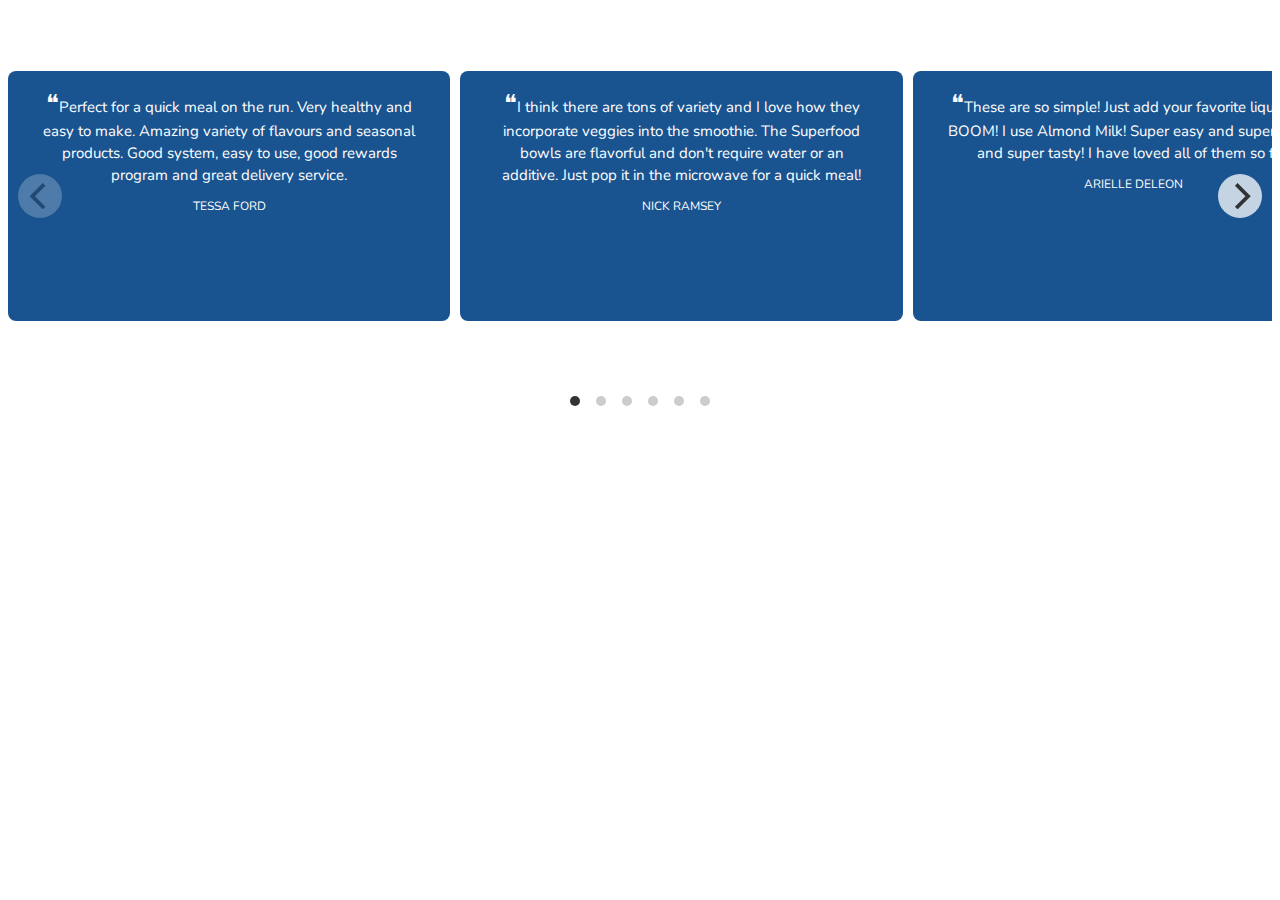
<file: review.html>
<!doctype html>

<html lang="en">
<head>
  <meta charset="utf-8">

  <title>The HTML5 Herald</title>
  <meta name="description" content="The HTML5 Herald">
  <meta name="author" content="SitePoint">

  <link rel="stylesheet" href=".\css\flickity.css" media="screen">
  <link rel="stylesheet" href=".\css\review.css">

</head>

<body>

    <!-- Flickity HTML init -->
    <div class="main-gallery js-flickity"
  data-flickity-options='{ "cellAlign": "center", "contain": true }'>
        <div class="gallery-cell">
            <div class="review-card">
                <quote>
                    <span>❝</span>Perfect for a quick meal on the run. Very healthy and easy to make.
Amazing variety of flavours and seasonal products.
Good system, easy to use, good rewards program and great delivery service.
                </quote>
                <p>Tessa Ford</p>
            </div>
        </div>

        <div class="gallery-cell">
            <div class="review-card">
                <quote>
                    <span>❝</span>I think there are tons of variety and I love how they incorporate veggies into the smoothie. The Superfood bowls are flavorful and don't require water or an additive. Just pop it in the microwave for a quick meal!
                </quote>
                <p>Nick Ramsey</p>
            </div>

        </div>

        <div class="gallery-cell">
            <div class="review-card">
                <quote>
                    <span>❝</span>These are so simple! Just add your favorite liquid and BOOM! I use Almond Milk! Super easy and super delish and super tasty! I have loved all of them so far!
                </quote>
                <p>Arielle Deleon</p>
            </div>

        </div>

        <div class="gallery-cell">
            <div class="review-card">
                <quote>
                    <span>❝</span>From the moment  you arrive in this place  they give you a comfortable feeling. Very warm waiters, it is a nice place to  pass time with friends or with your date. yummy  food, experienced  chief cook and stuff, honest  price and nice  service. Highly recommended.
                </quote>
                <p>Georgie Leigh</p>
            </div>

        </div>

        <div class="gallery-cell">
            <div class="review-card">
                <quote>
                    <span>❝</span>Everything here is delicious.
                    I would recommend the hosin wrap for people trying to the first time.
                </quote>
                <p>Tobey Hudson</p>
            </div>

        </div>

        <div class="gallery-cell">
            <div class="review-card">
                <quote>
                    <span>❝</span>Great salads and veggie and gluten free options. Friendly staff.
                </quote>
                <p>Talia Spencer</p>
            </div>

        </div>

    </div>

    <script src=".\js\flickity.pkgd.min.js"></script>
</body>
</html>
</file>
<file: css/form.css>
* {
	margin:0px;
	padding:0px;
}
*, *:after, *:before { -webkit-box-sizing: border-box; -moz-box-sizing: border-box; -ms-box-sizing:border-box; -o-box-sizing:border-box; box-sizing: border-box; }

.clearfix:before, .clearfix:after { display: table; content: ''; }
.clearfix:after { clear: both; }


body {
	background: #ffffff;
	color: #333;
	font-weight: normal;
	font-size: 1em;
	font-family: 'Roboto', Arial, sans-serif;
}

input:focus, textarea:focus, keygen:focus, select:focus {
	outline: none;
}
::-moz-placeholder {
	color: #666;
	font-weight: 300;
	opacity: 1;
}

::-webkit-input-placeholder {
	color: #666;
	font-weight: 300;
}

/* contact from design */
.container {
	padding: 20px 50px 70px;
}
.sec1title {
	text-align: center;
}
.sec1title h1 {
    font-size: 40px;
    margin: 25px;
    text-transform: uppercase;
    color: #16F1D4;
    font-weight: 400;
}
.section2 {
	/* position: relative; */
  /* overflow: hidden; */
  padding-top:100px;
  margin-left: 100px;
}
.section2 .contactform {
    /* position: absolute; */
    top: 0;
    right: 10%;
    z-index: 99;
    background: #393939;
    padding: 100px 70px;
    box-sizing: border-box;
}
.section2 .contactform input.form-fields,
.section2 .contactform button.form-fields,
.section2 .contactform textarea.form-fields {
    padding: 0 0 0 40px;
    display: block;
    box-sizing: border-box;
    width: 350px;
    font-size: 16px;
    background: #323232;
    margin: 7px 0;
    border: 1px solid #00C1A8;
    color: #6BECDB;
    opacity: 0.5;
    min-height: 45px;
    text-shadow: none;
    position: relative;
}
.section2 .contactform textarea.form-fields {
	padding: 8px 40px;
	resize: none;
}
.section2 .contactform button.form-fields.button {
	color: #16F1D4;
	font-size: 14px;
	padding: 0;
	text-transform: uppercase;

}
.section2 .contactform button.form-fields.button:hover {
	background: #00C1A8;
	color: #fff;
	cursor: pointer;
	opacity: 1;
}

.section2 .contactform button.form-fields.button i {
	margin-left:10px;
}

.section2 .contactform h5 {
	color: #16F1D4;
    font-size: 16px;
    margin-bottom: 15px;
}
.section2 .contactform label .cntfrmicn {
	color: #00C1A8;
    padding: 14px;
    position: absolute;
    z-index: 99;
}

@media only screen and (max-width: 660px) {
	.container {
		padding: 10px 20px 30px;
	}
	.contmap {
		height: 475px !important;
	}
	.sec1title h1 {
		font-size: 28px;
	}
	.section2 .contactform { padding: 10px; right: 0; width: 100%; }
	.section2 .contactform input.form-fields, .section2 .contactform button.form-fields, .section2 .contactform textarea.form-fields {
		width: 100%;
	}
}


.Form {
  margin-top: 80px;
  margin-left: auto;
  margin-right: auto;
  max-width: 720px;
}
@media screen and (max-width: 480px) {
  .Form {
    margin-top: 40px;
  }
}
.Form-Item {
  border-top: 1px solid #ddd;
  padding-top: 24px;
  padding-bottom: 24px;
  width: 100%;
  display: flex;
  align-items: center;
}
@media screen and (max-width: 480px) {
  .Form-Item {
    padding-left: 14px;
    padding-right: 14px;
    padding-top: 16px;
    padding-bottom: 16px;
    flex-wrap: wrap;
  }
}
.Form-Item:nth-child(5) {
  border-bottom: 1px solid #ddd;
}
.Form-Item-Label {
  width: 100%;
  max-width: 248px;
  letter-spacing: 0.05em;
  font-weight: bold;
  font-size: 18px;
}
@media screen and (max-width: 480px) {
  .Form-Item-Label {
    max-width: inherit;
    display: flex;
    align-items: center;
    font-size: 15px;
  }
}
.Form-Item-Label.isMsg {
  margin-top: 8px;
  margin-bottom: auto;
}
@media screen and (max-width: 480px) {
  .Form-Item-Label.isMsg {
    margin-top: 0;
  }
}
.Form-Item-Label-Required {
  border-radius: 6px;
  margin-right: 8px;
  padding-top: 8px;
  padding-bottom: 8px;
  width: 48px;
  display: inline-block;
  text-align: center;
  background: #5bc8ac;
  color: #fff;
  font-size: 14px;
}
@media screen and (max-width: 480px) {
  .Form-Item-Label-Required {
    border-radius: 4px;
    padding-top: 4px;
    padding-bottom: 4px;
    width: 32px;
    font-size: 10px;
  }
}
.Form-Item-Input {
  border: 1px solid #ddd;
  border-radius: 6px;
  margin-left: 40px;
  padding-left: 1em;
  padding-right: 1em;
  height: 48px;
  flex: 1;
  width: 100%;
  max-width: 410px;
  background: #eaedf2;
  font-size: 18px;
}
@media screen and (max-width: 480px) {
  .Form-Item-Input {
    margin-left: 0;
    margin-top: 18px;
    height: 40px;
    flex: inherit;
    font-size: 15px;
  }
}
.Form-Item-Textarea {
  border: 1px solid #ddd;
  border-radius: 6px;
  margin-left: 40px;
  padding-left: 1em;
  padding-right: 1em;
  height: 216px;
  flex: 1;
  width: 100%;
  max-width: 410px;
  background: #eaedf2;
  font-size: 18px;
}
@media screen and (max-width: 480px) {
  .Form-Item-Textarea {
    margin-top: 18px;
    margin-left: 0;
    height: 200px;
    flex: inherit;
    font-size: 15px;
  }
}
.Form-Btn {
  border-radius: 6px;
  margin-top: 32px;
  margin-left: auto;
  margin-right: auto;
  padding-top: 20px;
  padding-bottom: 20px;
  width: 280px;
  display: block;
  letter-spacing: 0.05em;
  background: #5bc8ac;
  color: #fff;
  font-weight: bold;
  font-size: 20px;
}
@media screen and (max-width: 480px) {
  .Form-Btn {
    margin-top: 24px;
    padding-top: 8px;
    padding-bottom: 8px;
    width: 160px;
    font-size: 16px;
  }
}
</file>
<file: css/contact.css>
/*-------------
 	General
-------------*/
*{
	margin: 0;
	padding: 0;
  box-sizing: border-box;
  font-family: 'Nunito', sans-serif;
}

html{
	font: normal 16px sans-serif;
	color: #555;
}

ul, nav{
	list-style: none;
}

a{
	text-decoration: none;
	color: inherit;
	cursor: pointer;

	opacity: 0.9;
}

a:hover{
	opacity: 1;
}

a.btn{
	color: #fff;
	border-radius: 4px;
	text-transform: uppercase;
	background-color: #F4466E;
	font-weight: 800;
	text-align: center;
}
hr{
	width: 160px;
	height: 1.5px;
	background-color: #ffffff;
	border: 0;
  margin-top: 20px;
  margin-bottom: 40px;
  margin-left: 120px;
}
section{
	display: flex;
	flex-direction: column;
	align-items: center;

	padding: 125px 100px;
}
@media (max-width: 1000px){
	section{
		padding: 100px 50px;
	}
}
@media (max-width: 600px){
	section{
		padding: 80px 30px;
	}
}

section h3.title{
	color: #414a4f;
	text-transform: capitalize;
	font: bold 32px 'Open Sans', sans-serif;
	margin-bottom: 35px;
	text-align: center;
}

section p{
	max-width: 800px;
	text-align: center;
	margin-bottom: 35px;
	padding: 0 20px;
	line-height: 2;
}

ul.grid{
	width: 100%;
	display: flex;
	flex-wrap: wrap;
	justify-content: center;
}


/*-------------
 	Header
-------------*/
#global-navi {
	/* background: #808080; */
	position: fixed;
	top: 0;
	right: 0px;
	width: 100%;
	display: flex;
	text-align: center;
}
#wrapper nav ul li{
	display:inline-block;
	font-size: 16px;
	padding:  35px 20px 25px 28px;
}
#wrapper nav ul li a{
	color: #ddd
}
.header-nav{
	display: flex;
	/* padding-left: 200px; */
}
/* .header__logo{
	padding: 6px 140px;
}
.menu{
	padding-left: 280px;
}
.menu li{
	padding-top: 280px;
} */
@media screen and (max-width: 600px) {
#wrapper nav {
    position: fixed;
    top: 0;
    right: -300px;
    width: 300px;
    height: 100%;
    padding-top: 50px;
    background:#333;
    font-size: 16px;
    box-sizing: border-box;
    z-index: 2
}
#wrapper nav ul li {
    display:block;
    padding: 20px 28px
}
.header__logo {
		text-align: center;
		/* padding-top: 3px; */
}
#wrapper nav ul li a {
    text-decoration: none;
    color: #ddd
}

#wrapper .btn-gnavi {
    position: fixed;
    top: 20px;
    right: 20px;
    width: 30px;
    height: 24px;
    z-index: 3;
    box-sizing: border-box;
    cursor: pointer;
    -webkit-transition: all 400ms;
    transition: all 400ms
}

#wrapper .btn-gnavi span {
    position: absolute;
    width: 30px;
    height: 4px;
    background: #000000;
    border-radius: 10px;
    -webkit-transition: all 400ms;
    transition: all 400ms
}

#wrapper .btn-gnavi span:nth-child(1) {
    top: 0
}

#wrapper .btn-gnavi span:nth-child(2) {
    top: 10px
}

#wrapper .btn-gnavi span:nth-child(3) {
    top: 20px
}

#wrapper .btn-gnavi.open {
    -webkit-transform: rotate(180deg);
    transform: rotate(180deg)
}

#wrapper .btn-gnavi.open span {
    background: #666
}

#wrapper .btn-gnavi.open span {
    width: 24px;
}
#wrapper .contents section p {
    position: absolute;
    top: 50%;
    width: 30%;
    line-height: 1.4;
    font-size: 20px;
    color: #fff;
    text-shadow: 0 0 6px #666
}

#wrapper .contents section:nth-child(odd) p {
    left: 10%
}

#wrapper .contents section:nth-child(even) p {
    right: 10%
}
}
.content{
    line-height: 1.6;
    margin: 0 auto;
    padding-top: 100px;
}
.content p{
    margin-bottom: 40px;
}

/* Fixed */
#top-head.fixed {
    margin-top: 0;
    top: 0;
    position: fixed;
    padding-top: 10px;
    height: 55px;
    background: #fff;
    background: rgba(255,255,255,.7);
    transition: top 0.65s ease-in;
    -webkit-transition: top 0.65s ease-in;
    -moz-transition: top 0.65s ease-in;
}
#top-head.fixed .logo {
    font-size: 24px;
    color: #333;
}
#top-head.fixed #global-nav ul li a {
    color: #333;
    padding: 0 20px;
}


/*----------------
 	Hero Section
----------------*/

.hero{
	position: relative;
	justify-content: center;
	min-height: 100vh;
	color: #fff;
	text-align: center;
}

.hero .background-image{
	position: absolute;
	top: 0;
	left: 0;
	width: 100%;
	height: 100%;
	background-size: cover;
	background-color: #2196F3;
	z-index: -1;
}

.hero .background-image:after{
	content: '';
	position: absolute;
	top: 0;
	left: 0;
	width: 100%;
	height: 100%;
	background-color: #414a4f;
	opacity: 0.75;
}

.hero h1{
	font: bold 60px 'Open Sans', sans-serif;
	margin-bottom: 15px;
}

.hero h3{
	font: normal 28px 'Open Sans', sans-serif;
	margin-bottom: 40px;
}

.hero a.btn{
	padding: 20px 46px;
}

@media (max-width: 800px){

	.hero{
		min-height: 600px;
	}

	.hero h1{
		font-size: 48px;
	}

	.hero h3{
		font-size: 24px;
	}

	.hero a.btn{
		padding: 15px 40px;
	}

}

.GoogleMap{
    position: relative;
    width: 100%;
    height: 0;
    padding-top: 26%;/*比率をお好みで*/
}
.GoogleMap iframe{
    position: absolute;
    top: 0;
    left: 0;
    width: 100%;
    height: 100%;
}

.contact {
  display: flex;
}

.section-customers {
    background-image: -webkit-linear-gradient(rgba(0, 0, 0, 0.7), rgba(0, 0, 0, 0.7)), url(../images/green-smoothie.jpg);
    background-size: cover;
    background-position: center;
    width: 100%;
    height: 110vh;
    background-attachment: fixed;
}


/*------------
Form
-------------*/

.Form {
  margin-top: 80px;
  margin-left: auto;
  margin-right: auto;
  max-width: 720px;
}
@media screen and (max-width: 480px) {
  .Form {
    margin-top: 40px;
  }
}
.Form-Item {
  /* border-top: 1px solid #ddd; */
  padding-top: 24px;
  padding-bottom: 24px;
  width: 100%;
  display: flex;
  align-items: center;
}
@media screen and (max-width: 480px) {
  .Form-Item {
    padding-left: 14px;
    padding-right: 14px;
    padding-top: 16px;
    padding-bottom: 16px;
    flex-wrap: wrap;
  }
}
.Form-Item:nth-child(5) {
  border-bottom: 1px solid #ddd;
}
.Form-Item-Label {
  width: 100%;
  max-width: 248px;
  letter-spacing: 0.05em;
  font-weight: bold;
  font-size: 18px;
}
@media screen and (max-width: 480px) {
  .Form-Item-Label {
    max-width: inherit;
    display: flex;
    align-items: center;
    font-size: 15px;
  }
}
.Form-Item-Label.isMsg {
  margin-top: 8px;
  margin-bottom: auto;
}
@media screen and (max-width: 480px) {
  .Form-Item-Label.isMsg {
    margin-top: 0;
  }
}
.Form-Item-Label-Required {
  border-radius: 6px;
  margin-right: 8px;
  padding-top: 8px;
  padding-bottom: 8px;
  width: 48px;
  display: inline-block;
  text-align: center;
  background: #F4466E;
  color: #fff;
  font-size: 14px;
}
@media screen and (max-width: 480px) {
  .Form-Item-Label-Required {
    border-radius: 4px;
    padding-top: 4px;
    padding-bottom: 4px;
    width: 32px;
    font-size: 10px;
  }
}
.Form-Item-Input {
  border: 1px solid #ddd;
  border-radius: 6px;
  margin-left: 40px;
  padding-left: 1em;
  padding-right: 1em;
  height: 48px;
  flex: 1;
  width: 100%;
  max-width: 410px;
  background: #F4466E;
  font-size: 18px;
}
@media screen and (max-width: 480px) {
  .Form-Item-Input {
    margin-left: 0;
    margin-top: 18px;
    height: 40px;
    flex: inherit;
    font-size: 15px;
  }
}
.Form-Item-Textarea {
  border: 1px solid #ddd;
  border-radius: 6px;
  margin-left: 40px;
  padding-left: 1em;
  padding-right: 1em;
  height: 216px;
  flex: 1;
  width: 100%;
  max-width: 410px;
  background: #F4466E;
  font-size: 18px;
}
@media screen and (max-width: 480px) {
  .Form-Item-Textarea {
    margin-top: 18px;
    margin-left: 0;
    height: 200px;
    flex: inherit;
    font-size: 15px;
  }
}
.Form-Btn {
  border-radius: 6px;
  margin-top: 32px;
  margin-left: auto;
  margin-right: auto;
  padding-top: 20px;
  padding-bottom: 20px;
  width: 280px;
  display: block;
  letter-spacing: 0.05em;
  background: #F4466E;
  color: #fff;
  font-weight: bold;
  font-size: 20px;
}
@media screen and (max-width: 480px) {
  .Form-Btn {
    margin-top: 24px;
    padding-top: 8px;
    padding-bottom: 8px;
    width: 160px;
    font-size: 16px;
  }
}



@media (max-width: 1200px) {
  #bsaHolder{ display:none;}
}

/* new */
/*-- reset --*/
html, body, div, span, applet, object, iframe, h1, h2, h3, h4, h5, h6, p, blockquote, pre, a, abbr, acronym, address, big, cite, code, del, dfn, em, img, ins, kbd, q, s, samp, small, strike, strong, sub, sup, tt, var, b, u, i, dl, dt, dd, ol, nav ul, nav li, fieldset, form, label, legend, table, caption, tbody, tfoot, thead, tr, th, td, article, aside, canvas, details, embed, figure, figcaption, footer, header, hgroup, menu, nav, output, ruby, section, summary, time, mark, audio, video {
  margin: 0;
  padding: 0;
  border: 0;
  font-size: 100%;
  font: inherit;
  vertical-align: baseline;
}

article, aside, details, figcaption, figure, footer, header, hgroup, menu, nav, section {
  display: block;
}

ol, ul {
  list-style: none;
  margin: 0px;
  padding: 0px;
}

blockquote, q {
  quotes: none;
}

blockquote:before, blockquote:after, q:before, q:after {
  content: '';
  content: none;
}

table {
  border-collapse: collapse;
  border-spacing: 0;
}

/*-- start editing from here --*/
a {
  text-decoration: none;
}

.txt-rt {
  text-align: right;
}

/* text align right */
.txt-lt {
  text-align: left;
}

/* text align left */
.txt-center {
  text-align: center;
}

/* text align center */
.float-rt {
  float: right;
}

/* float right */
.float-lt {
  float: left;
}

/* float left */
.clear {
  clear: both;
}

/* clear float */
.pos-relative {
  position: relative;
}

/* Position Relative */
.pos-absolute {
  position: absolute;
}

/* Position Absolute */
.vertical-base {
  vertical-align: baseline;
}

/* vertical align baseline */
.vertical-top {
  vertical-align: top;
}

/* vertical align top */
nav.vertical ul li {
  display: block;
}

/* vertical menu */
nav.horizontal ul li {
  display: inline-block;
}

/* horizontal menu */
img {
  max-width: 100%;
}

/*-- end reset --*/
body {
  background: #F4466E;
  /* fallback for old browsers */
  background: -webkit-linear-gradient(to top, #F4466E, #8DC26F);
  background: -moz-linear-gradient(to top, #F4466E, #8DC26F);
  background: -o-linear-gradient(to top, #F4466E, #8DC26F);
  background: linear-gradient(to top, #F4466E, #8DC26F);
  background-size: cover;
  background-attachment: fixed;
  font-family: 'Roboto', sans-serif;
}

h2 {
  font-size: 2.5em;
  text-align: center;
  color: #fff;
  font-weight: 100;
  text-transform: capitalize;
  letter-spacing: 4px;
  font-family: 'Roboto', sans-serif;
}

/*-- main --*/
.main-w3layouts {
  padding: 5em 0 1em;
}

.main-agileinfo {
  width: 35%;
  margin: 3em auto;
  background: rgba(255, 255, 255, 0.30);
  background-size: cover;
}

.agileits-top {
  padding: 3em;
}

input[type="text"], input[type="email"], input[type="phone"], textarea[type="message"] {
  font-size: 0.9em;
  color: #fff;
  font-weight: 100;
  width: 100%;
  display: block;
  border: none;
  padding: 0.8em;
  border: solid 1px rgba(255, 255, 255, 0.37);
  -webkit-transition: all 0.3s cubic-bezier(0.64, 0.09, 0.08, 1);
  transition: all 0.3s cubic-bezier(0.64, 0.09, 0.08, 1);
  background: -webkit-linear-gradient(top, rgba(255, 255, 255, 0) 96%, #fff 4%);
  background: linear-gradient(to bottom, rgba(255, 255, 255, 0) 96%, #fff 4%);
  background-position: -800px 0;
  background-size: 100%;
  background-repeat: no-repeat;
  color: #fff;
  font-family: 'Roboto', sans-serif;
}

input.email, textarea.text.w3lpass {
  margin: 2em 0;
}

.text:focus, .text:valid {
  box-shadow: none;
  outline: none;
  background-position: 0 0;
}

.text:focus::-webkit-input-placeholder, .text:valid::-webkit-input-placeholder {
  color: rgba(255, 255, 255, 0.7);
  font-size: .9em;
  -webkit-transform: translateY(-30px);
  -moz-transform: translateY(-30px);
  -o-transform: translateY(-30px);
  -ms-transform: translateY(-30px);
  transform: translateY(-30px);
  visibility: visible !important;
}

::-webkit-input-placeholder {
  color: #fff;
  font-weight: 100;
}

:-moz-placeholder {
  /* Firefox 18- */
  color: #fff;
}

::-moz-placeholder {
  /* Firefox 19+ */
  color: #fff;
}

:-ms-input-placeholder {
  color: #fff;
}

input[type="submit"] {
  font-size: .9em;
  color: #fff;
  background: #F4466E;
  outline: none;
  border: 1px solid #F4466E;
  cursor: pointer;
  padding: 1em;
  -webkit-appearance: none;
  width: 100%;
  margin: 2em 0;
  letter-spacing: 4px;
}

input[type="submit"]:hover {
  -webkit-transition: .5s all;
  -moz-transition: .5s all;
  -o-transition: .5s all;
  -ms-transition: .5s all;
  transition: .5s all;
  background: #F26681;
}

.agileits-top p {
  font-size: 1em;
  color: #fff;
  text-align: center;
  letter-spacing: 1px;
  font-weight: 300;
}

.agileits-top p a {
  color: #fff;
  -webkit-transition: .5s all;
  -moz-transition: .5s all;
  transition: .5s all;
  font-weight: 400;
}

.agileits-top p a:hover {
  color: #76b852;
}

@keyframes rippling {
  50% {
    border-left-color: #fff;
  }

  100% {
    border-bottom-color: #fff;
    border-left-color: #fff;
  }
}

/*-- responsive-design --*/
@media(max-width:1440px) {
  input[type="text"], input[type="email"], input[type="password"] {
    width: 100%;
  }
}

@media(max-width:1366px) {
  h1 {
    font-size: 2.6em;
  }

  .agileits-top {
    padding: 2.5em;
  }

  .main-agileinfo {
    margin: 2em auto;
  }

  .main-agileinfo {
    width: 36%;
  }
}

@media(max-width:1280px) {
  .main-agileinfo {
    width: 40%;
  }
}

@media(max-width:1080px) {
  .main-agileinfo {
    width: 46%;
  }
}

@media(max-width:1024px) {
  .main-agileinfo {
    width: 49%;
  }
}

@media(max-width:991px) {
  h1 {
    font-size: 2.4em;
  }

  .main-w3layouts {
    padding: 5em 0 1em;
  }
}

@media(max-width:900px) {
  .main-agileinfo {
    width: 58%;
  }

  input[type="text"], input[type="email"], input[type="password"] {
    width: 100%;
  }
}

@media(max-width:800px) {
  h1 {
    font-size: 2.2em;
  }
}

@media(max-width:736px) {
  .main-agileinfo {
    width: 62%;
  }
}

@media(max-width:667px) {
  .main-agileinfo {
    width: 67%;
  }
}

@media(max-width:600px) {
  .agileits-top {
    padding: 2.2em;
  }

  input.email, input.text.w3lpass {
    margin: 1.5em 0;
  }

  input[type="submit"] {
    margin: 2em 0;
  }

  h1 {
    font-size: 2em;
    letter-spacing: 3px;
  }
}

@media(max-width:568px) {
  .main-agileinfo {
    width: 75%;
  }

  .colorlibcopy-agile p {
    padding: 0 2em;
  }
}

@media(max-width:480px) {
  h1 {
    font-size: 1.8em;
    letter-spacing: 3px;
  }

  .agileits-top {
    padding: 1.8em;
  }

  input[type="text"], input[type="email"], input[type="password"] {
    width: 100%;
  }

  .agileits-top p {
    font-size: 0.9em;
  }
}

@media(max-width:414px) {
  h1 {
    font-size: 1.8em;
    letter-spacing: 2px;
  }

  .main-agileinfo {
    width: 85%;
  }

  .text:focus, .text:valid {
    background-position: 0 0px;
  }

  .wthree-text ul li, .wthree-text ul li:nth-child(2) {
    display: block;
    float: none;
  }

  .wthree-text ul li:nth-child(2) {
    margin-top: 1.5em;
  }

  input[type="submit"] {
    margin: 2em 0 1.5em;
    letter-spacing: 3px;
  }

  input[type="submit"] {
    margin: 2em 0 1.5em;
  }

  .colorlibcopy-agile {
    margin: 1em 0 1em;
  }
}

@media(max-width:384px) {
  .main-agileinfo {
    width: 88%;
  }

  .colorlibcopy-agile p {
    padding: 0 1em;
  }
}

@media(max-width:375px) {
  .agileits-top p {
    letter-spacing: 0px;
  }
}

@media(max-width:320px) {
  .main-w3layouts {
    padding: 2em 0 0;
  }

  .agileits-top {
    padding: 1.2em;
  }

  .colorlibcopy-agile {
    margin: 0 0 1em;
  }

  input[type="text"], input[type="email"], input[type="password"] {
    width: 100%;
    font-size: 0.85em;
  }

  h1 {
    font-size: 1.7em;
    letter-spacing: 0px;
  }

  .main-agileinfo {
    width: 92%;
    margin: 1em auto;
  }

  .text:focus, .text:valid {
    background-position: 0 0px;
  }

  input[type="submit"] {
    margin: 1.5em 0;
    padding: 0.8em;
    font-size: .85em;
  }

  .colorlibcopy-agile p {
    font-size: .85em;
  }

  .wthree-text label {
    font-size: 0.85em;
  }

  .main-w3layouts {
    padding: 1em 0 0;
  }
}

header h2 {
  margin-right:20%;
}

/*-------------
  Foot
-------------*/
.foot-wrap {
    background-color: #56A8E6;
    color: #fff;
    text-align: center;
}

.foot-wrap .menu-left, .menu-center, .menu-right, .menu-logo {
    display: table;
    display: inline-block;
    width: 20%;
    margin: 50px auto;
}

.foot-wrap h3 {
	padding-top: 10px;
}

.foot-wrap ul {
	list-style: none;
	text-align: left;
    padding: 0;
    line-height:40px;
}

.foot-wrap ul img {
    width:  100px;
}

.foot-wrap a {
    text-decoration: none;
    color: #fff;
}

.foot-wrap img {
    margin-bottom: 75px;
    margin-right: 60px;
}

.foot-wrap a:hover {
    color: deeppink;
}

@media screen and (max-width: 768px) {
    .foot-wrap .menu-left, .menu-center, .menu-right {
        display: flex;
        flex-direction: column;
        width: 50%;
        margin-top: 20px;
    }
    .foot-logo {
        margin-top: 40px;
    }
    .foot-wrap ul {
        text-align: center;
    }
    .foot-wrap img {
    margin-bottom: 20px;
    }
}

/*-------------
  Footer
-------------*/
.footer__wrap {
  background-color: #1A5490;
  display: flex;
  justify-content: space-between;
  align-items: center;
  box-sizing: border-box;
  margin: 0 auto;
  padding-left: 80px;
  padding-right: 80px;
  height: 77px;
}
.footer__nav {
  display: flex;
}
.footer__nav-item {
  padding-right: 10px;
}
.footer__nav-item a {
  font-size: 14px;
  letter-spacing: 0.2em;
  line-height: 1;
  text-decoration: none;
  color: white;
}
.footer__cr {
  font-size: 14px;
  letter-spacing: 0.2em;
  line-height: 1;
}
.sns-icon {
	display: flex;
}
.sns-icon p {
    padding-right: 10px;
    padding-top: 12px;
}
.foot-wrap ul img {
	margin-top: 5px;
}

@media all and (max-width: 768px) {
    .footer__wrap {
        flex-direction: column;
        justify-content: center;
        height: 218px;
    }
    .footer__nav-item {
        padding-right: 8px;
    }
    .footer__nav-item:last-child {
        padding-right: 0;
    }
    .footer__nav-item a {
        font-size: 10px;
    }
    .footer__cr {
        margin-top: 16px;
        font-size: 14px;
    }
}
</file>
